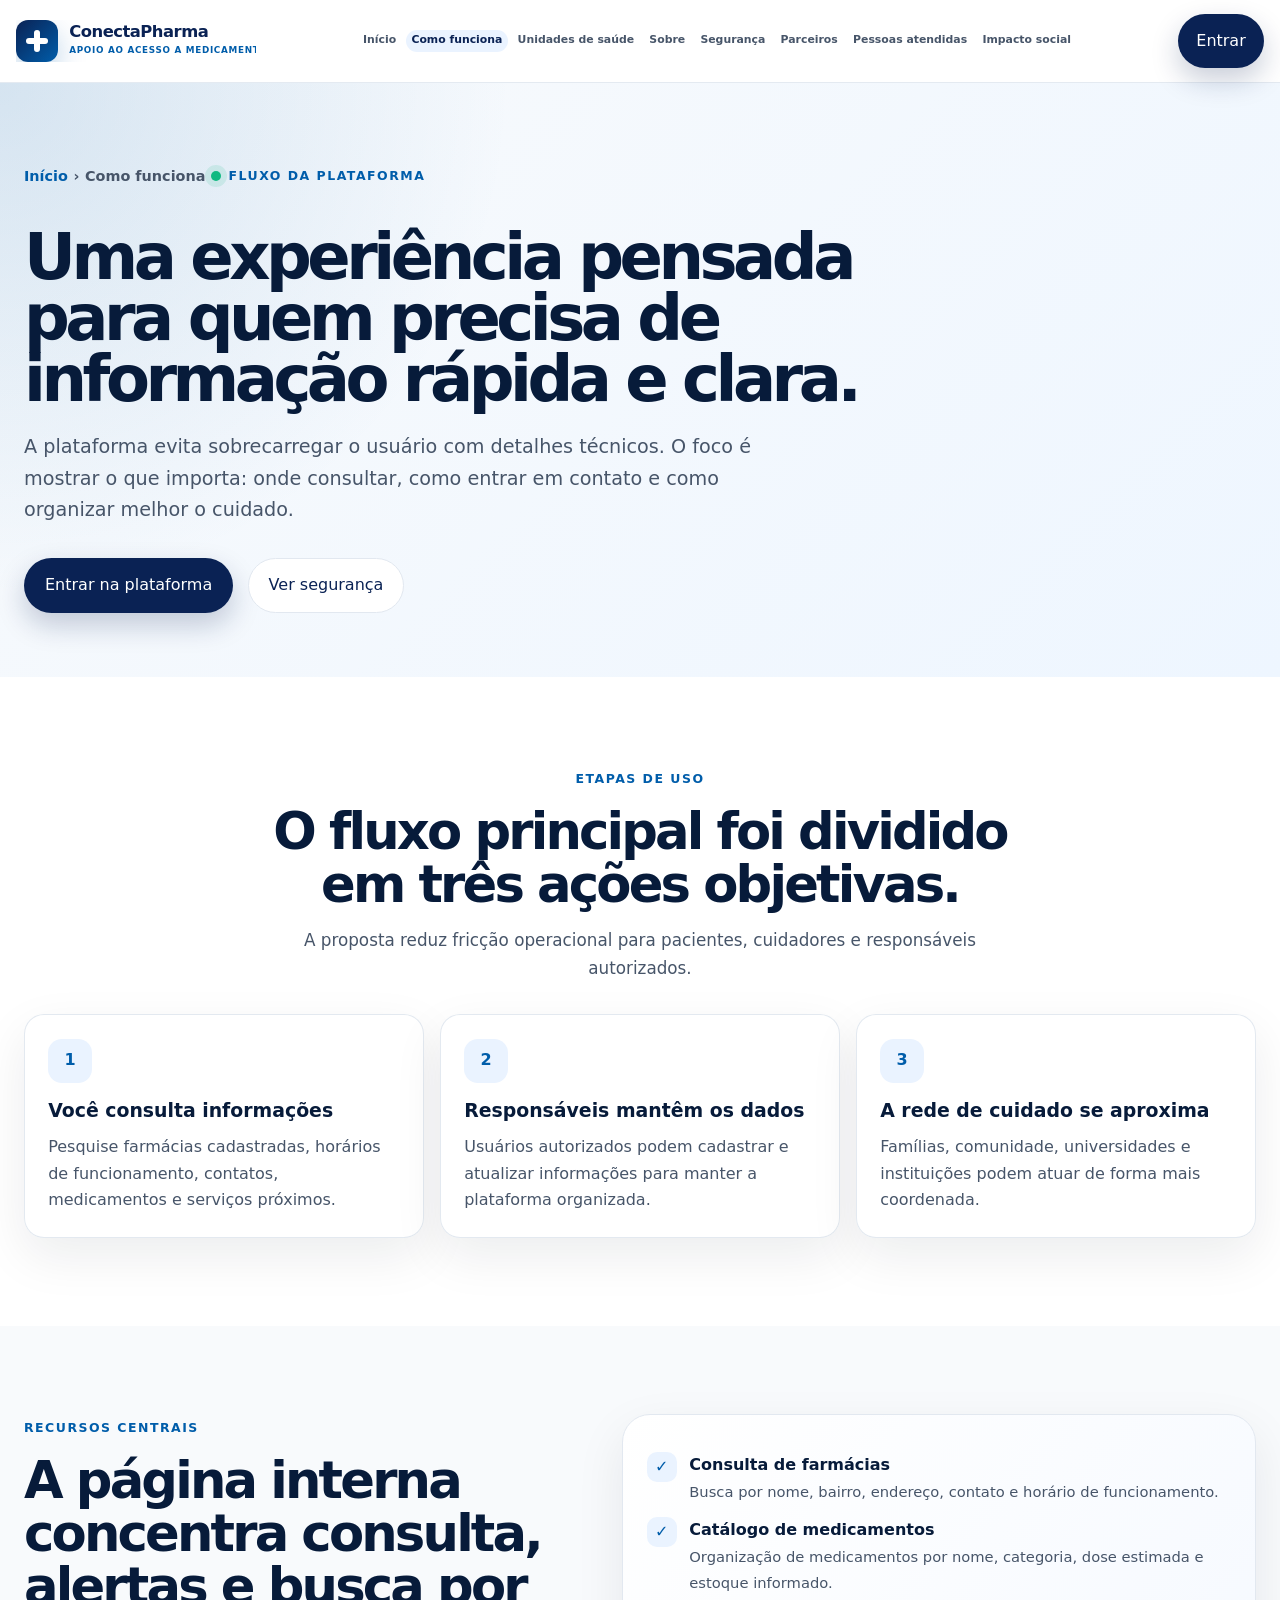
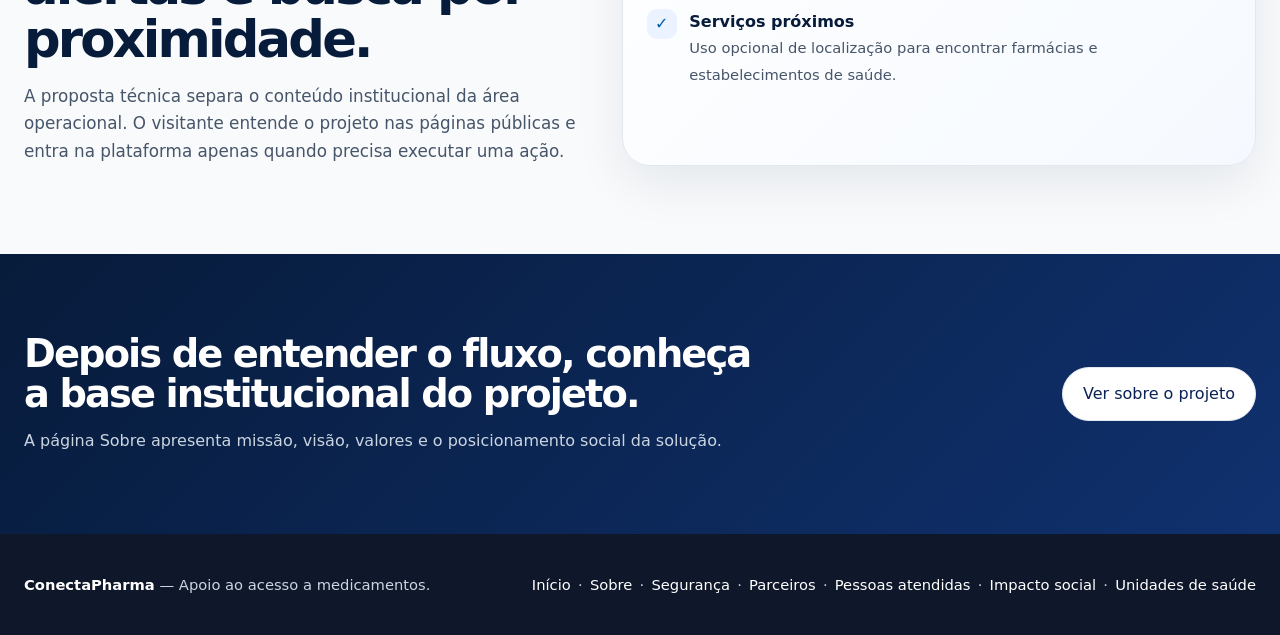
<file: Frontend/como-funciona.html>
<!DOCTYPE html>
<html lang="pt-BR">
<head>
    <meta charset="UTF-8">
    <meta name="viewport" content="width=device-width, initial-scale=1.0">
    <meta name="description" content="Como funciona o ConectaPharma: consulta de farmácias, medicamentos, serviços próximos e organização do cuidado.">
    <title>ConectaPharma | Como Funciona</title>
    <link rel="stylesheet" href="./assets/public.css">
</head>
<body>
    <header class="site-header">
        <nav class="nav-container" aria-label="Navegação principal">
            <a href="index.html" class="brand" aria-label="Página inicial do ConectaPharma">
                <span class="brand-mark" aria-hidden="true"></span>
                <span>
                    <span class="brand-title">ConectaPharma</span>
                    <span class="brand-subtitle">Apoio ao acesso a medicamentos</span>
                </span>
            </a>
            <ul class="nav-links">
                <li><a href="index.html">Início</a></li>
                <li><a href="como-funciona.html" aria-current="page">Como funciona</a></li>
                <li><a href="sobre.html">Sobre</a></li>
                <li><a href="seguranca.html">Segurança</a></li>
                <li><a href="parceiros.html">Parceiros</a></li>
                <li><a href="jornadas.html">Pessoas atendidas</a></li>
                <li><a href="impacto-social.html">Impacto social</a></li>
                <li class="nav-login-mobile"><a href="login.html">Entrar</a></li>
            </ul>
            <a class="btn btn-primary nav-cta" href="login.html">Entrar</a>
        </nav>
    </header>

    <main>
        <section class="page-hero">
            <div class="page-hero-inner">
                <div class="breadcrumb"><a href="index.html">Início</a><span>›</span><span>Como funciona</span></div>
                <span class="eyebrow"><span class="eyebrow-dot" aria-hidden="true"></span> Fluxo da plataforma</span>
                <h1 class="page-title">Uma experiência pensada para quem precisa de informação rápida e clara.</h1>
                <p class="page-lead">
                    A plataforma evita sobrecarregar o usuário com detalhes técnicos. O foco é mostrar o que importa: onde consultar, como entrar em contato e como organizar melhor o cuidado.
                </p>
                <div class="page-actions">
                    <a class="btn btn-primary" href="login.html">Entrar na plataforma</a>
                    <a class="btn btn-secondary" href="seguranca.html">Ver segurança</a>
                </div>
            </div>
        </section>

        <section class="section alt" aria-labelledby="como-title">
            <div class="section-container">
                <div class="section-header center reveal">
                    <span class="section-kicker">Etapas de uso</span>
                    <h2 class="section-title" id="como-title">O fluxo principal foi dividido em três ações objetivas.</h2>
                    <p class="section-description">A proposta reduz fricção operacional para pacientes, cuidadores e responsáveis autorizados.</p>
                </div>

                <div class="step-grid">
                    <article class="card reveal">
                        <span class="card-icon">1</span>
                        <h3>Você consulta informações</h3>
                        <p>Pesquise farmácias cadastradas, horários de funcionamento, contatos, medicamentos e serviços próximos.</p>
                    </article>
                    <article class="card reveal">
                        <span class="card-icon">2</span>
                        <h3>Responsáveis mantêm os dados</h3>
                        <p>Usuários autorizados podem cadastrar e atualizar informações para manter a plataforma organizada.</p>
                    </article>
                    <article class="card reveal">
                        <span class="card-icon">3</span>
                        <h3>A rede de cuidado se aproxima</h3>
                        <p>Famílias, comunidade, universidades e instituições podem atuar de forma mais coordenada.</p>
                    </article>
                </div>
            </div>
        </section>

        <section class="section" aria-labelledby="recursos-title">
            <div class="section-container split-panel">
                <div class="section-header reveal" style="margin-bottom: 0;">
                    <span class="section-kicker">Recursos centrais</span>
                    <h2 class="section-title" id="recursos-title">A página interna concentra consulta, alertas e busca por proximidade.</h2>
                    <p class="section-description">
                        A proposta técnica separa o conteúdo institucional da área operacional. O visitante entende o projeto nas páginas públicas e entra na plataforma apenas quando precisa executar uma ação.
                    </p>
                </div>
                <div class="soft-panel reveal">
                    <div class="workflow-list">
                        <div class="workflow-item"><span class="workflow-index">✓</span><div><strong>Consulta de farmácias</strong><span>Busca por nome, bairro, endereço, contato e horário de funcionamento.</span></div></div>
                        <div class="workflow-item"><span class="workflow-index">✓</span><div><strong>Catálogo de medicamentos</strong><span>Organização de medicamentos por nome, categoria, dose estimada e estoque informado.</span></div></div>
                        <div class="workflow-item"><span class="workflow-index">✓</span><div><strong>Serviços próximos</strong><span>Uso opcional de localização para encontrar farmácias e estabelecimentos de saúde.</span></div></div>
                    </div>
                </div>
            </div>
        </section>

        <section class="cta-section" aria-labelledby="cta-title">
            <div class="cta-box">
                <div>
                    <h2 id="cta-title">Depois de entender o fluxo, conheça a base institucional do projeto.</h2>
                    <p>A página Sobre apresenta missão, visão, valores e o posicionamento social da solução.</p>
                </div>
                <a class="btn btn-secondary" href="sobre.html">Ver sobre o projeto</a>
            </div>
        </section>
    </main>

    <footer class="site-footer">
        <div class="footer-inner">
            <div><strong>ConectaPharma</strong> — Apoio ao acesso a medicamentos.</div>
            <div class="footer-links"><a href="index.html">Início</a> · <a href="sobre.html">Sobre</a> · <a href="seguranca.html">Segurança</a> · <a href="parceiros.html">Parceiros</a> · <a href="jornadas.html">Pessoas atendidas</a> · <a href="impacto-social.html">Impacto social</a></div>
        </div>
    </footer>

    <script type="module" src="./assets/public.js"></script>
</body>
</html>
</file>
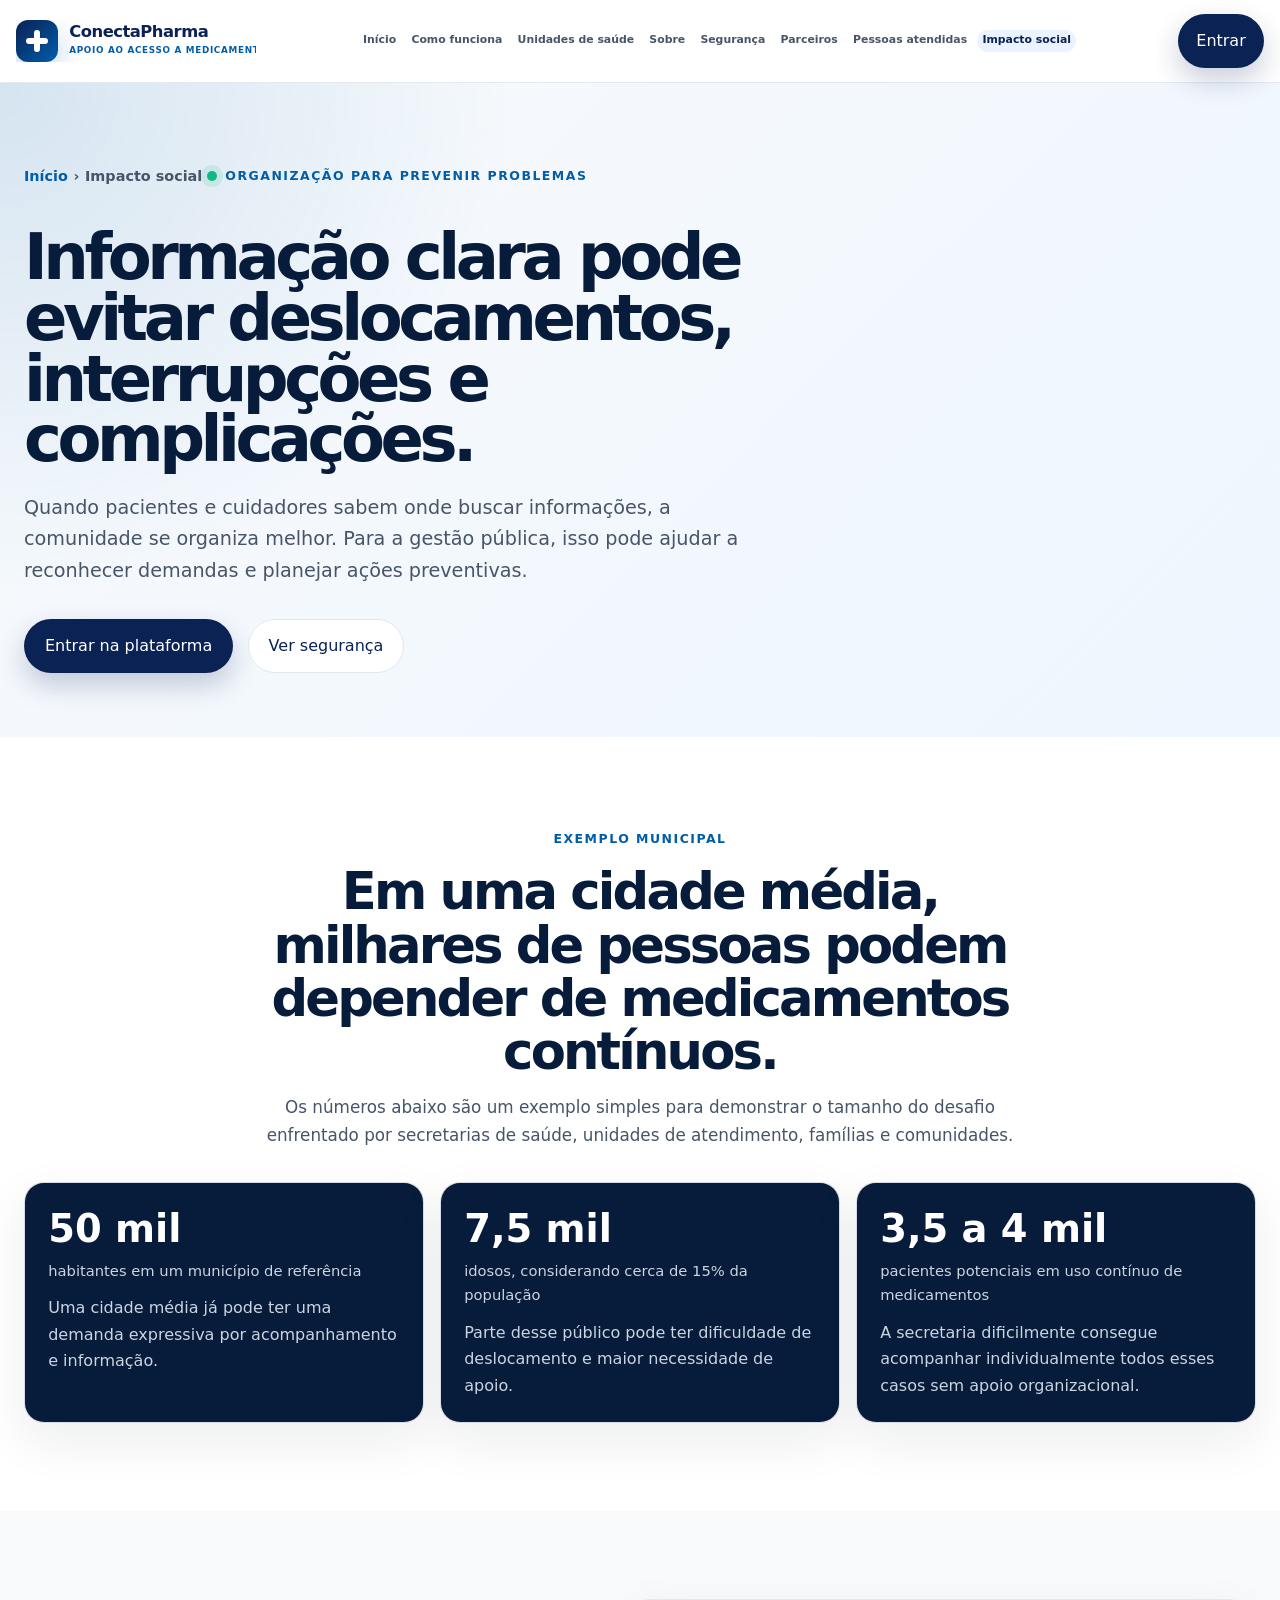
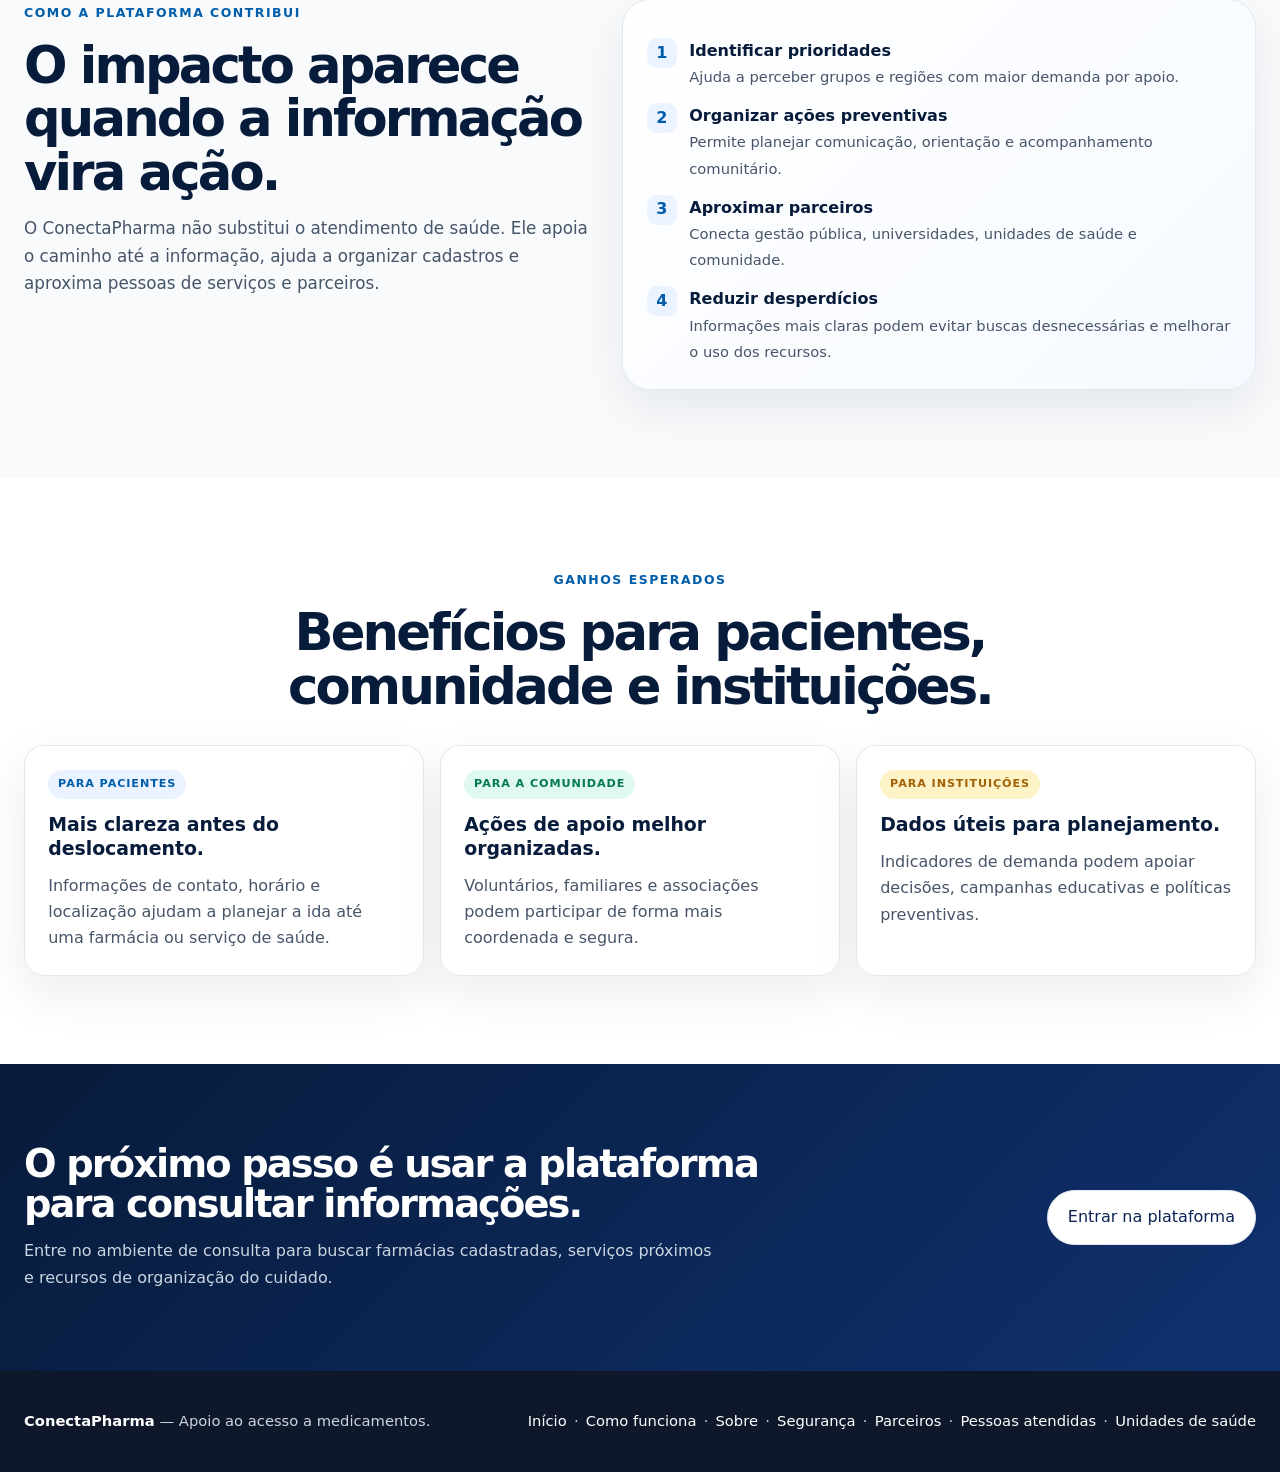
<file: Frontend/impacto-social.html>
<!DOCTYPE html>
<html lang="pt-BR">
<head>
    <meta charset="UTF-8">
    <meta name="viewport" content="width=device-width, initial-scale=1.0">
    <meta name="description" content="Impacto social do ConectaPharma para municípios, pacientes crônicos, idosos e redes de cuidado comunitário.">
    <title>ConectaPharma | Impacto Social</title>
    <link rel="stylesheet" href="./assets/public.css">
</head>
<body>
    <header class="site-header">
        <nav class="nav-container" aria-label="Navegação principal">
            <a href="index.html" class="brand" aria-label="Página inicial do ConectaPharma">
                <span class="brand-mark" aria-hidden="true"></span>
                <span>
                    <span class="brand-title">ConectaPharma</span>
                    <span class="brand-subtitle">Apoio ao acesso a medicamentos</span>
                </span>
            </a>
            <ul class="nav-links">
                <li><a href="index.html">Início</a></li>
                <li><a href="como-funciona.html">Como funciona</a></li>
                <li><a href="sobre.html">Sobre</a></li>
                <li><a href="seguranca.html">Segurança</a></li>
                <li><a href="parceiros.html">Parceiros</a></li>
                <li><a href="jornadas.html">Pessoas atendidas</a></li>
                <li><a href="impacto-social.html" aria-current="page">Impacto social</a></li>
                <li class="nav-login-mobile"><a href="login.html">Entrar</a></li>
            </ul>
            <a class="btn btn-primary nav-cta" href="login.html">Entrar</a>
        </nav>
    </header>

    <main>
        <section class="page-hero">
            <div class="page-hero-inner">
                <div class="breadcrumb"><a href="index.html">Início</a><span>›</span><span>Impacto social</span></div>
                <span class="eyebrow"><span class="eyebrow-dot" aria-hidden="true"></span> Organização para prevenir problemas</span>
                <h1 class="page-title">Informação clara pode evitar deslocamentos, interrupções e complicações.</h1>
                <p class="page-lead">
                    Quando pacientes e cuidadores sabem onde buscar informações, a comunidade se organiza melhor. Para a gestão pública, isso pode ajudar a reconhecer demandas e planejar ações preventivas.
                </p>
                <div class="page-actions">
                    <a class="btn btn-primary" href="login.html">Entrar na plataforma</a>
                    <a class="btn btn-secondary" href="seguranca.html">Ver segurança</a>
                </div>
            </div>
        </section>

        <section class="section alt" aria-labelledby="municipio-title">
            <div class="section-container">
                <div class="section-header center reveal">
                    <span class="section-kicker">Exemplo municipal</span>
                    <h2 class="section-title" id="municipio-title">Em uma cidade média, milhares de pessoas podem depender de medicamentos contínuos.</h2>
                    <p class="section-description">
                        Os números abaixo são um exemplo simples para demonstrar o tamanho do desafio enfrentado por secretarias de saúde, unidades de atendimento, famílias e comunidades.
                    </p>
                </div>

                <div class="metric-grid">
                    <article class="metric-card reveal">
                        <strong>50 mil</strong>
                        <span>habitantes em um município de referência</span>
                        <p>Uma cidade média já pode ter uma demanda expressiva por acompanhamento e informação.</p>
                    </article>
                    <article class="metric-card reveal">
                        <strong>7,5 mil</strong>
                        <span>idosos, considerando cerca de 15% da população</span>
                        <p>Parte desse público pode ter dificuldade de deslocamento e maior necessidade de apoio.</p>
                    </article>
                    <article class="metric-card reveal">
                        <strong>3,5 a 4 mil</strong>
                        <span>pacientes potenciais em uso contínuo de medicamentos</span>
                        <p>A secretaria dificilmente consegue acompanhar individualmente todos esses casos sem apoio organizacional.</p>
                    </article>
                </div>
            </div>
        </section>

        <section class="section" aria-labelledby="resultado-title">
            <div class="section-container split-panel">
                <div class="section-header reveal" style="margin-bottom: 0;">
                    <span class="section-kicker">Como a plataforma contribui</span>
                    <h2 class="section-title" id="resultado-title">O impacto aparece quando a informação vira ação.</h2>
                    <p class="section-description">
                        O ConectaPharma não substitui o atendimento de saúde. Ele apoia o caminho até a informação, ajuda a organizar cadastros e aproxima pessoas de serviços e parceiros.
                    </p>
                </div>
                <div class="soft-panel reveal">
                    <div class="workflow-list">
                        <div class="workflow-item"><span class="workflow-index">1</span><div><strong>Identificar prioridades</strong><span>Ajuda a perceber grupos e regiões com maior demanda por apoio.</span></div></div>
                        <div class="workflow-item"><span class="workflow-index">2</span><div><strong>Organizar ações preventivas</strong><span>Permite planejar comunicação, orientação e acompanhamento comunitário.</span></div></div>
                        <div class="workflow-item"><span class="workflow-index">3</span><div><strong>Aproximar parceiros</strong><span>Conecta gestão pública, universidades, unidades de saúde e comunidade.</span></div></div>
                        <div class="workflow-item"><span class="workflow-index">4</span><div><strong>Reduzir desperdícios</strong><span>Informações mais claras podem evitar buscas desnecessárias e melhorar o uso dos recursos.</span></div></div>
                    </div>
                </div>
            </div>
        </section>

        <section class="section alt" aria-labelledby="ganhos-title">
            <div class="section-container">
                <div class="section-header center reveal">
                    <span class="section-kicker">Ganhos esperados</span>
                    <h2 class="section-title" id="ganhos-title">Benefícios para pacientes, comunidade e instituições.</h2>
                </div>
                <div class="card-grid">
                    <article class="card reveal">
                        <span class="tag">Para pacientes</span>
                        <h3>Mais clareza antes do deslocamento.</h3>
                        <p>Informações de contato, horário e localização ajudam a planejar a ida até uma farmácia ou serviço de saúde.</p>
                    </article>
                    <article class="card reveal">
                        <span class="tag green">Para a comunidade</span>
                        <h3>Ações de apoio melhor organizadas.</h3>
                        <p>Voluntários, familiares e associações podem participar de forma mais coordenada e segura.</p>
                    </article>
                    <article class="card reveal">
                        <span class="tag amber">Para instituições</span>
                        <h3>Dados úteis para planejamento.</h3>
                        <p>Indicadores de demanda podem apoiar decisões, campanhas educativas e políticas preventivas.</p>
                    </article>
                </div>
            </div>
        </section>

        <section class="cta-section" aria-labelledby="cta-title">
            <div class="cta-box">
                <div>
                    <h2 id="cta-title">O próximo passo é usar a plataforma para consultar informações.</h2>
                    <p>Entre no ambiente de consulta para buscar farmácias cadastradas, serviços próximos e recursos de organização do cuidado.</p>
                </div>
                <a class="btn btn-secondary" href="login.html">Entrar na plataforma</a>
            </div>
        </section>
    </main>

    <footer class="site-footer">
        <div class="footer-inner">
            <div><strong>ConectaPharma</strong> — Apoio ao acesso a medicamentos.</div>
            <div class="footer-links"><a href="index.html">Início</a> · <a href="como-funciona.html">Como funciona</a> · <a href="sobre.html">Sobre</a> · <a href="seguranca.html">Segurança</a> · <a href="parceiros.html">Parceiros</a> · <a href="jornadas.html">Pessoas atendidas</a></div>
        </div>
    </footer>

    <script type="module" src="./assets/public.js"></script>
</body>
</html>
</file>
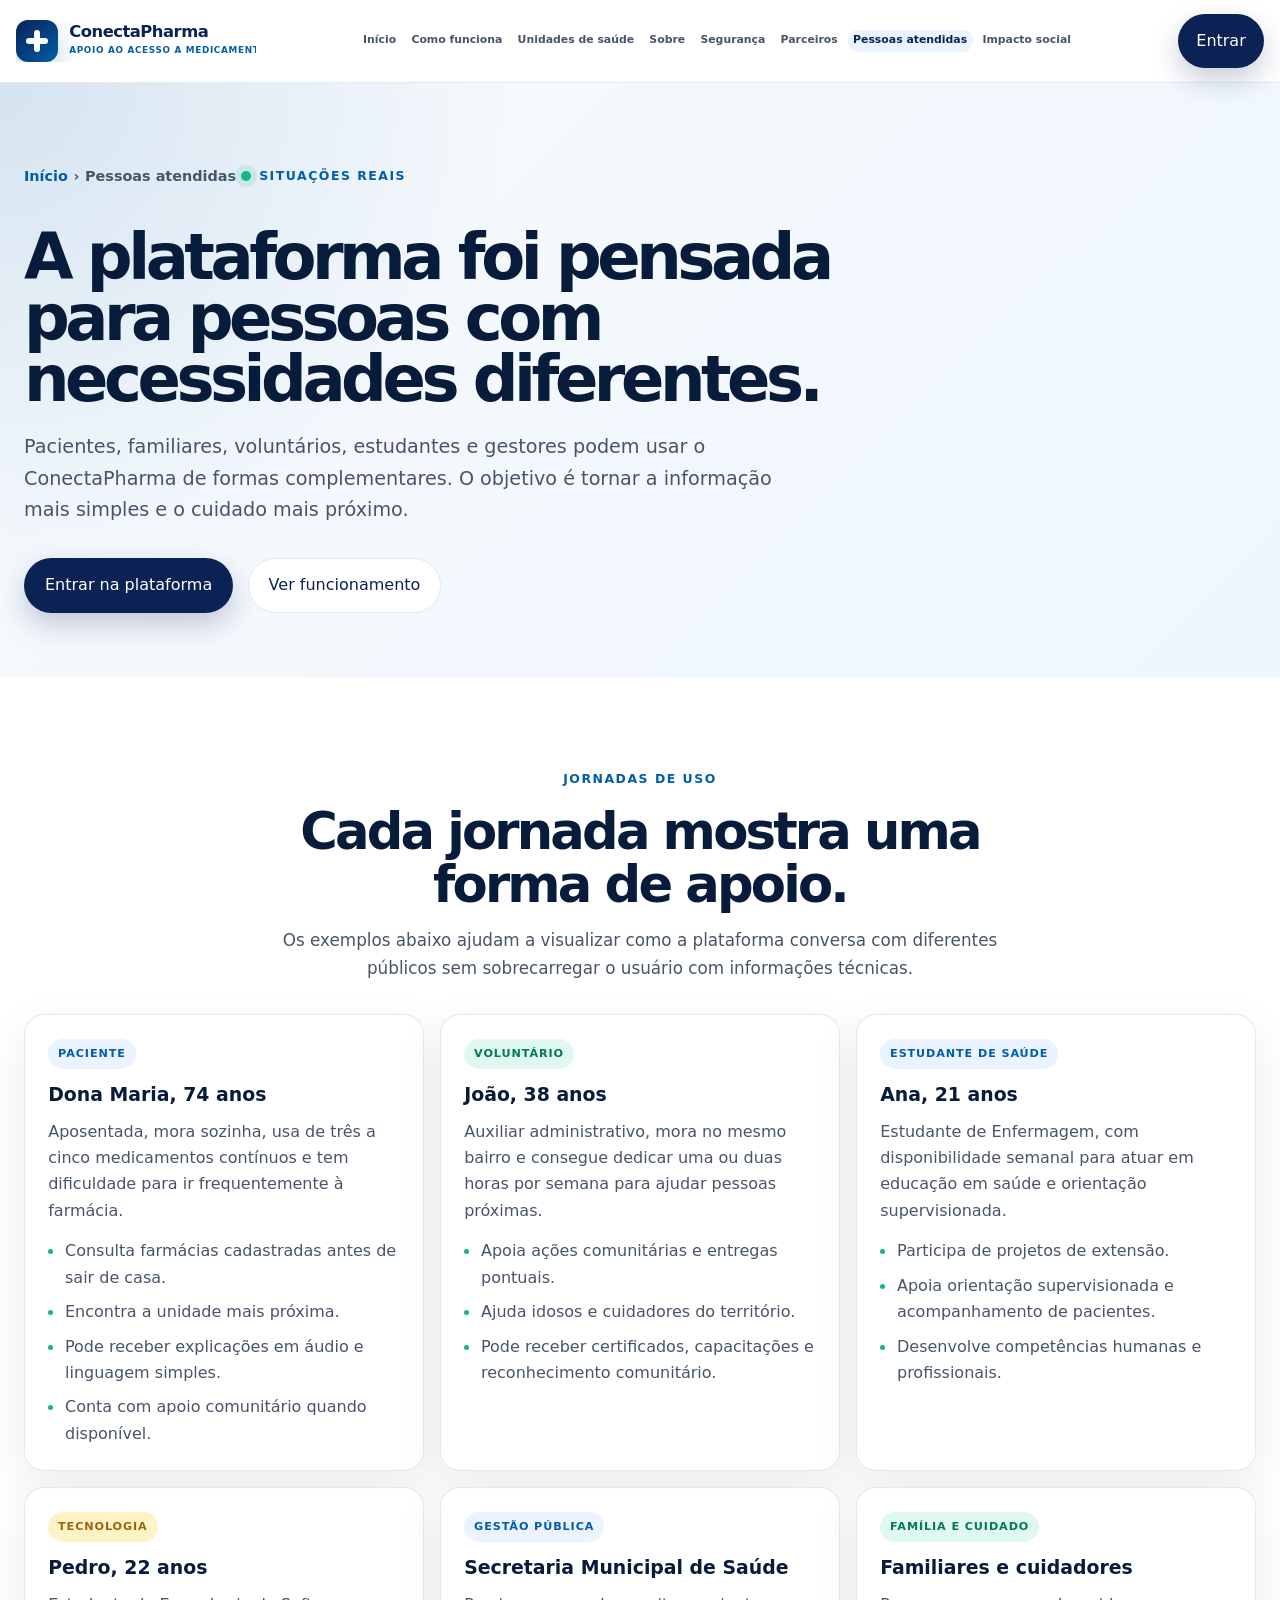
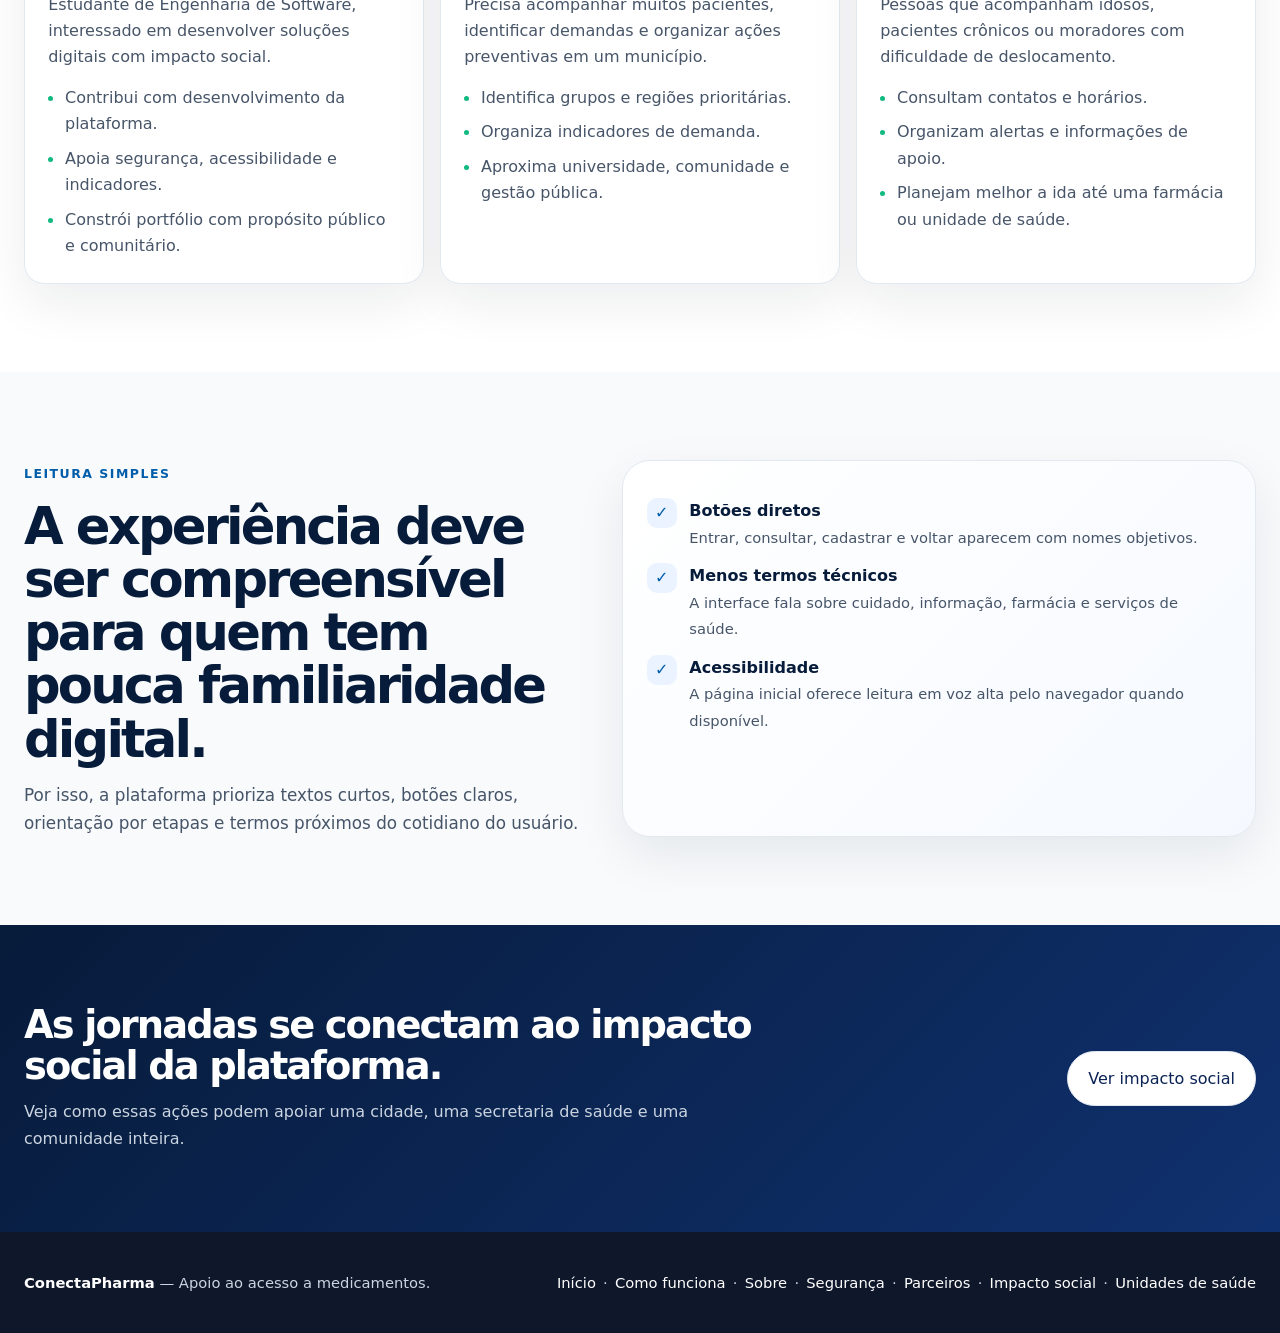
<file: Frontend/jornadas.html>
<!DOCTYPE html>
<html lang="pt-BR">
<head>
    <meta charset="UTF-8">
    <meta name="viewport" content="width=device-width, initial-scale=1.0">
    <meta name="description" content="Personas e jornadas de uso do ConectaPharma para pacientes, voluntários, estudantes e gestão pública.">
    <title>ConectaPharma | Pessoas Atendidas</title>
    <link rel="stylesheet" href="./assets/public.css">
</head>
<body>
    <header class="site-header">
        <nav class="nav-container" aria-label="Navegação principal">
            <a href="index.html" class="brand" aria-label="Página inicial do ConectaPharma">
                <span class="brand-mark" aria-hidden="true"></span>
                <span>
                    <span class="brand-title">ConectaPharma</span>
                    <span class="brand-subtitle">Apoio ao acesso a medicamentos</span>
                </span>
            </a>
            <ul class="nav-links">
                <li><a href="index.html">Início</a></li>
                <li><a href="como-funciona.html">Como funciona</a></li>
                <li><a href="sobre.html">Sobre</a></li>
                <li><a href="seguranca.html">Segurança</a></li>
                <li><a href="parceiros.html">Parceiros</a></li>
                <li><a href="jornadas.html" aria-current="page">Pessoas atendidas</a></li>
                <li><a href="impacto-social.html">Impacto social</a></li>
                <li class="nav-login-mobile"><a href="login.html">Entrar</a></li>
            </ul>
            <a class="btn btn-primary nav-cta" href="login.html">Entrar</a>
        </nav>
    </header>

    <main>
        <section class="page-hero">
            <div class="page-hero-inner">
                <div class="breadcrumb"><a href="index.html">Início</a><span>›</span><span>Pessoas atendidas</span></div>
                <span class="eyebrow"><span class="eyebrow-dot" aria-hidden="true"></span> Situações reais</span>
                <h1 class="page-title">A plataforma foi pensada para pessoas com necessidades diferentes.</h1>
                <p class="page-lead">
                    Pacientes, familiares, voluntários, estudantes e gestores podem usar o ConectaPharma de formas complementares. O objetivo é tornar a informação mais simples e o cuidado mais próximo.
                </p>
                <div class="page-actions">
                    <a class="btn btn-primary" href="login.html">Entrar na plataforma</a>
                    <a class="btn btn-secondary" href="como-funciona.html">Ver funcionamento</a>
                </div>
            </div>
        </section>

        <section class="section alt" aria-labelledby="jornadas-title">
            <div class="section-container">
                <div class="section-header center reveal">
                    <span class="section-kicker">Jornadas de uso</span>
                    <h2 class="section-title" id="jornadas-title">Cada jornada mostra uma forma de apoio.</h2>
                    <p class="section-description">Os exemplos abaixo ajudam a visualizar como a plataforma conversa com diferentes públicos sem sobrecarregar o usuário com informações técnicas.</p>
                </div>

                <div class="persona-grid">
                    <article class="detail-card reveal">
                        <span class="tag">Paciente</span>
                        <h3>Dona Maria, 74 anos</h3>
                        <p>Aposentada, mora sozinha, usa de três a cinco medicamentos contínuos e tem dificuldade para ir frequentemente à farmácia.</p>
                        <ul class="clean-list">
                            <li>Consulta farmácias cadastradas antes de sair de casa.</li>
                            <li>Encontra a unidade mais próxima.</li>
                            <li>Pode receber explicações em áudio e linguagem simples.</li>
                            <li>Conta com apoio comunitário quando disponível.</li>
                        </ul>
                    </article>
                    <article class="detail-card reveal">
                        <span class="tag green">Voluntário</span>
                        <h3>João, 38 anos</h3>
                        <p>Auxiliar administrativo, mora no mesmo bairro e consegue dedicar uma ou duas horas por semana para ajudar pessoas próximas.</p>
                        <ul class="clean-list">
                            <li>Apoia ações comunitárias e entregas pontuais.</li>
                            <li>Ajuda idosos e cuidadores do território.</li>
                            <li>Pode receber certificados, capacitações e reconhecimento comunitário.</li>
                        </ul>
                    </article>
                    <article class="detail-card reveal">
                        <span class="tag">Estudante de saúde</span>
                        <h3>Ana, 21 anos</h3>
                        <p>Estudante de Enfermagem, com disponibilidade semanal para atuar em educação em saúde e orientação supervisionada.</p>
                        <ul class="clean-list">
                            <li>Participa de projetos de extensão.</li>
                            <li>Apoia orientação supervisionada e acompanhamento de pacientes.</li>
                            <li>Desenvolve competências humanas e profissionais.</li>
                        </ul>
                    </article>
                    <article class="detail-card reveal">
                        <span class="tag amber">Tecnologia</span>
                        <h3>Pedro, 22 anos</h3>
                        <p>Estudante de Engenharia de Software, interessado em desenvolver soluções digitais com impacto social.</p>
                        <ul class="clean-list">
                            <li>Contribui com desenvolvimento da plataforma.</li>
                            <li>Apoia segurança, acessibilidade e indicadores.</li>
                            <li>Constrói portfólio com propósito público e comunitário.</li>
                        </ul>
                    </article>
                    <article class="detail-card reveal">
                        <span class="tag">Gestão pública</span>
                        <h3>Secretaria Municipal de Saúde</h3>
                        <p>Precisa acompanhar muitos pacientes, identificar demandas e organizar ações preventivas em um município.</p>
                        <ul class="clean-list">
                            <li>Identifica grupos e regiões prioritárias.</li>
                            <li>Organiza indicadores de demanda.</li>
                            <li>Aproxima universidade, comunidade e gestão pública.</li>
                        </ul>
                    </article>
                    <article class="detail-card reveal">
                        <span class="tag green">Família e cuidado</span>
                        <h3>Familiares e cuidadores</h3>
                        <p>Pessoas que acompanham idosos, pacientes crônicos ou moradores com dificuldade de deslocamento.</p>
                        <ul class="clean-list">
                            <li>Consultam contatos e horários.</li>
                            <li>Organizam alertas e informações de apoio.</li>
                            <li>Planejam melhor a ida até uma farmácia ou unidade de saúde.</li>
                        </ul>
                    </article>
                </div>
            </div>
        </section>

        <section class="section" aria-labelledby="uso-title">
            <div class="section-container split-panel">
                <div class="section-header reveal" style="margin-bottom: 0;">
                    <span class="section-kicker">Leitura simples</span>
                    <h2 class="section-title" id="uso-title">A experiência deve ser compreensível para quem tem pouca familiaridade digital.</h2>
                    <p class="section-description">Por isso, a plataforma prioriza textos curtos, botões claros, orientação por etapas e termos próximos do cotidiano do usuário.</p>
                </div>
                <div class="soft-panel reveal">
                    <div class="workflow-list">
                        <div class="workflow-item"><span class="workflow-index">✓</span><div><strong>Botões diretos</strong><span>Entrar, consultar, cadastrar e voltar aparecem com nomes objetivos.</span></div></div>
                        <div class="workflow-item"><span class="workflow-index">✓</span><div><strong>Menos termos técnicos</strong><span>A interface fala sobre cuidado, informação, farmácia e serviços de saúde.</span></div></div>
                        <div class="workflow-item"><span class="workflow-index">✓</span><div><strong>Acessibilidade</strong><span>A página inicial oferece leitura em voz alta pelo navegador quando disponível.</span></div></div>
                    </div>
                </div>
            </div>
        </section>

        <section class="cta-section" aria-labelledby="cta-title">
            <div class="cta-box">
                <div>
                    <h2 id="cta-title">As jornadas se conectam ao impacto social da plataforma.</h2>
                    <p>Veja como essas ações podem apoiar uma cidade, uma secretaria de saúde e uma comunidade inteira.</p>
                </div>
                <a class="btn btn-secondary" href="impacto-social.html">Ver impacto social</a>
            </div>
        </section>
    </main>

    <footer class="site-footer">
        <div class="footer-inner">
            <div><strong>ConectaPharma</strong> — Apoio ao acesso a medicamentos.</div>
            <div class="footer-links"><a href="index.html">Início</a> · <a href="como-funciona.html">Como funciona</a> · <a href="sobre.html">Sobre</a> · <a href="seguranca.html">Segurança</a> · <a href="parceiros.html">Parceiros</a> · <a href="impacto-social.html">Impacto social</a></div>
        </div>
    </footer>

    <script type="module" src="./assets/public.js"></script>
</body>
</html>
</file>
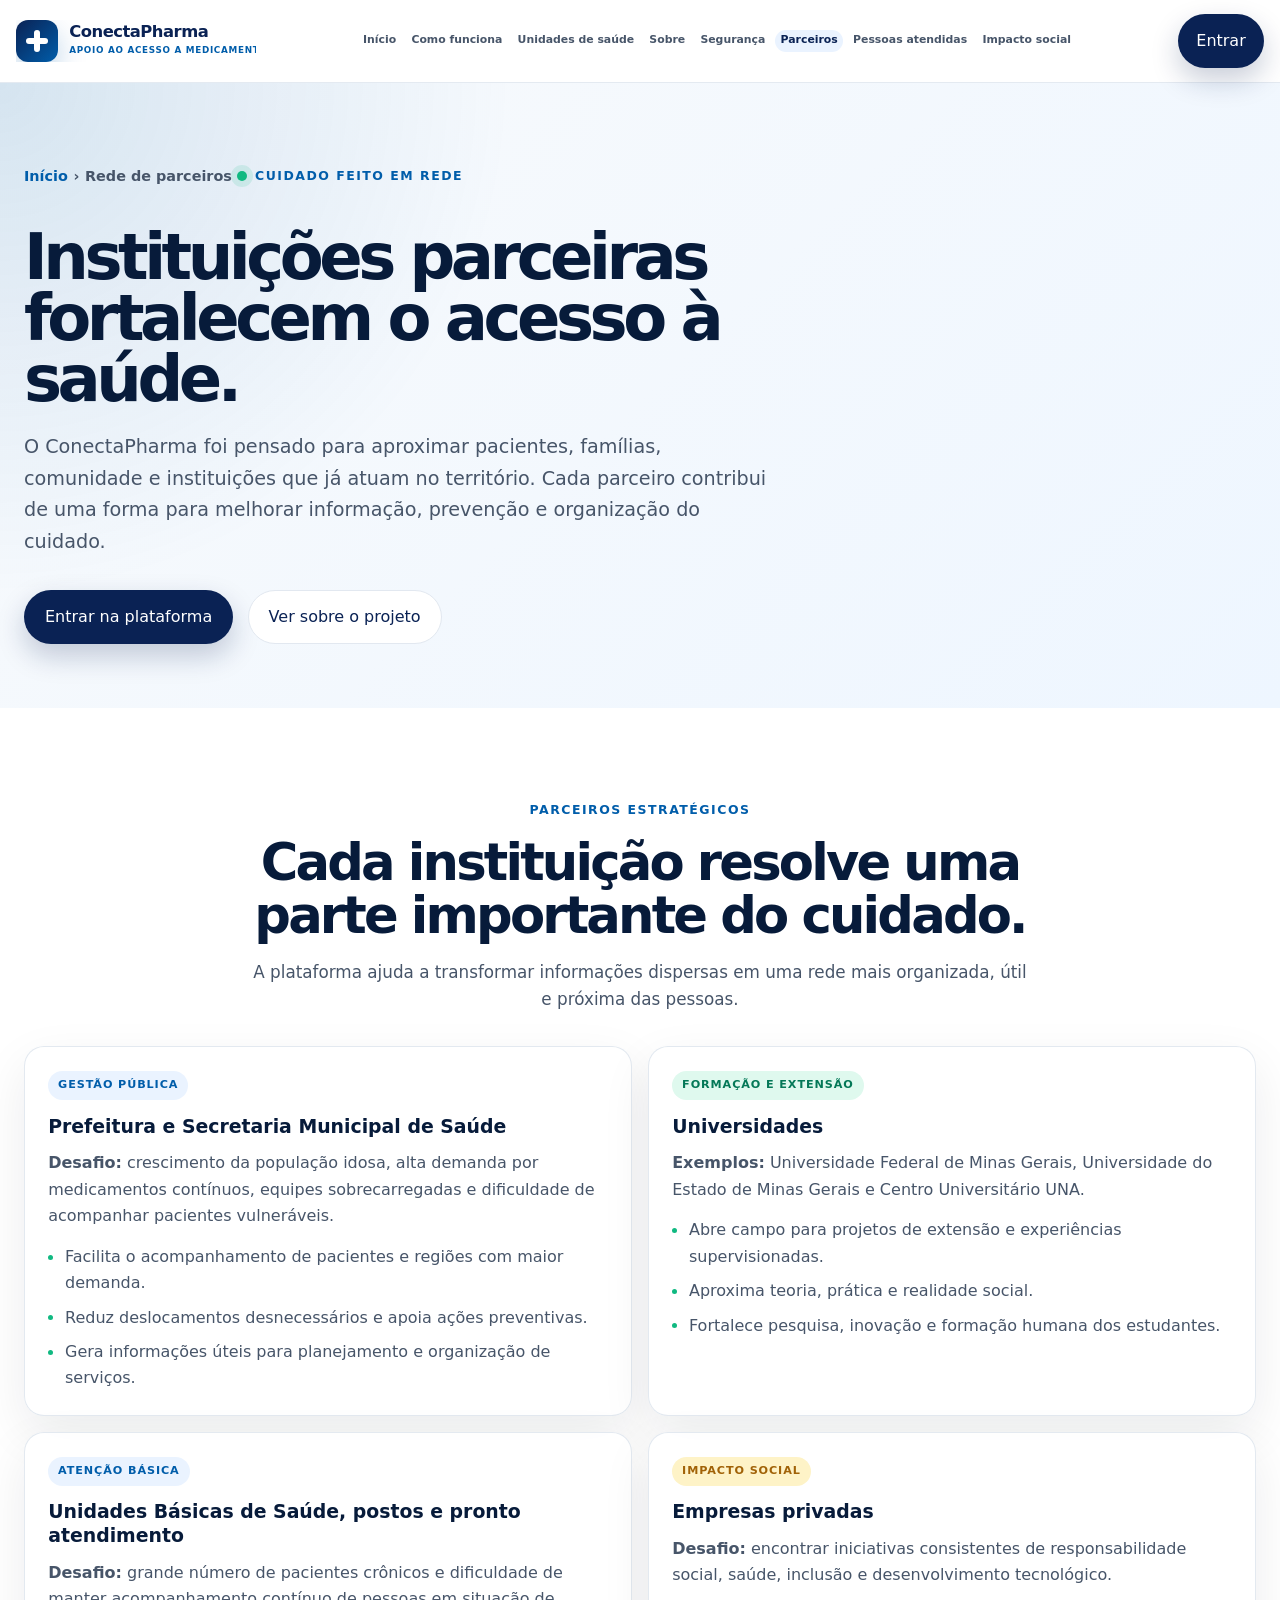
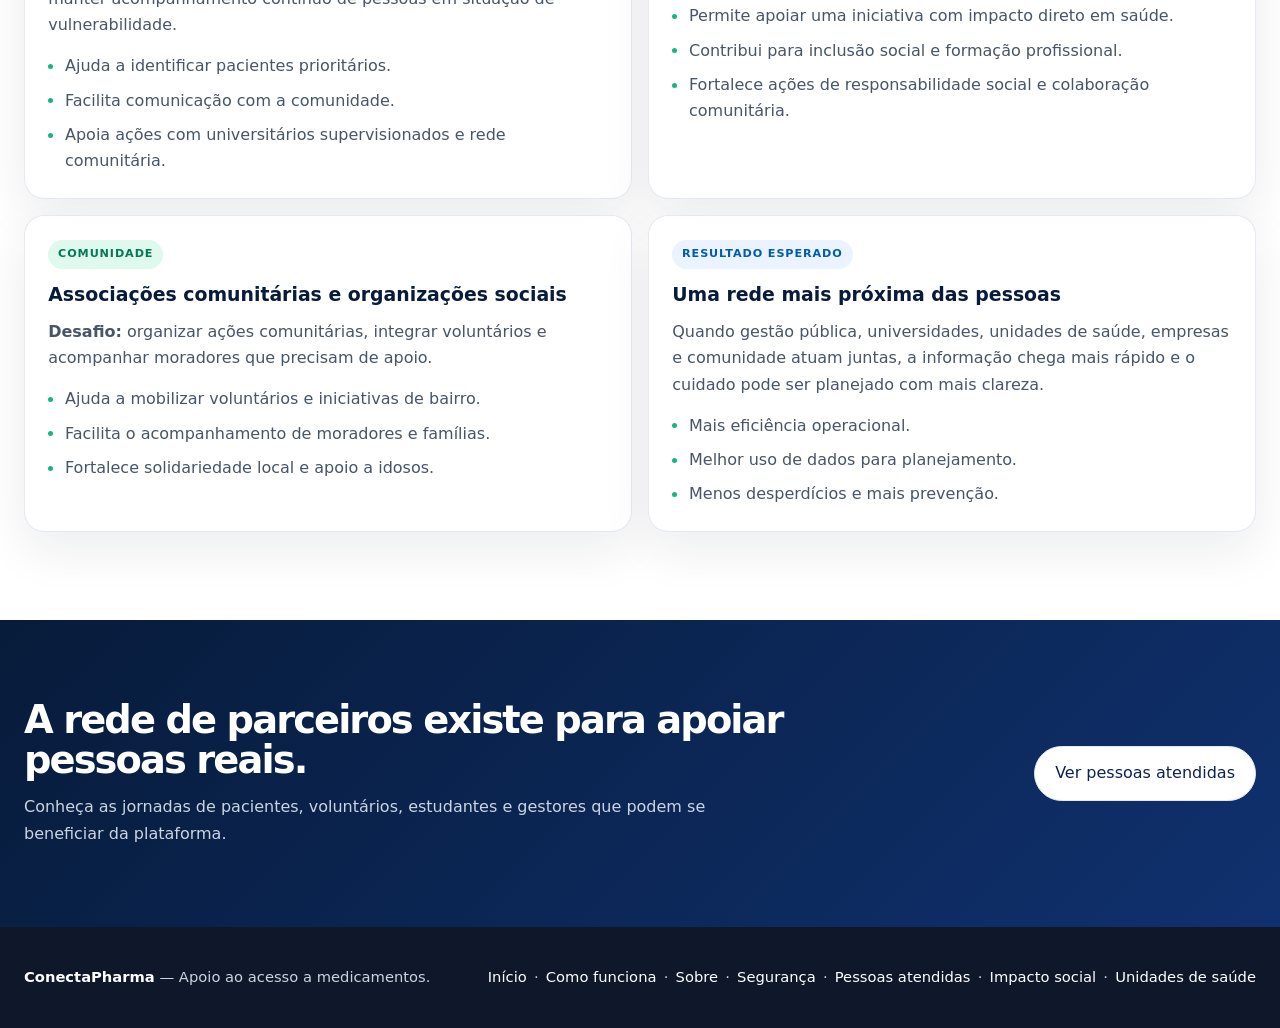
<file: Frontend/parceiros.html>
<!DOCTYPE html>
<html lang="pt-BR">
<head>
    <meta charset="UTF-8">
    <meta name="viewport" content="width=device-width, initial-scale=1.0">
    <meta name="description" content="Rede de parceiros do ConectaPharma: gestão pública, universidades, unidades de saúde, empresas e organizações comunitárias.">
    <title>ConectaPharma | Rede de Parceiros</title>
    <link rel="stylesheet" href="./assets/public.css">
</head>
<body>
    <header class="site-header">
        <nav class="nav-container" aria-label="Navegação principal">
            <a href="index.html" class="brand" aria-label="Página inicial do ConectaPharma">
                <span class="brand-mark" aria-hidden="true"></span>
                <span>
                    <span class="brand-title">ConectaPharma</span>
                    <span class="brand-subtitle">Apoio ao acesso a medicamentos</span>
                </span>
            </a>
            <ul class="nav-links">
                <li><a href="index.html">Início</a></li>
                <li><a href="como-funciona.html">Como funciona</a></li>
                <li><a href="sobre.html">Sobre</a></li>
                <li><a href="seguranca.html">Segurança</a></li>
                <li><a href="parceiros.html" aria-current="page">Parceiros</a></li>
                <li><a href="jornadas.html">Pessoas atendidas</a></li>
                <li><a href="impacto-social.html">Impacto social</a></li>
                <li class="nav-login-mobile"><a href="login.html">Entrar</a></li>
            </ul>
            <a class="btn btn-primary nav-cta" href="login.html">Entrar</a>
        </nav>
    </header>

    <main>
        <section class="page-hero">
            <div class="page-hero-inner">
                <div class="breadcrumb"><a href="index.html">Início</a><span>›</span><span>Rede de parceiros</span></div>
                <span class="eyebrow"><span class="eyebrow-dot" aria-hidden="true"></span> Cuidado feito em rede</span>
                <h1 class="page-title">Instituições parceiras fortalecem o acesso à saúde.</h1>
                <p class="page-lead">
                    O ConectaPharma foi pensado para aproximar pacientes, famílias, comunidade e instituições que já atuam no território. Cada parceiro contribui de uma forma para melhorar informação, prevenção e organização do cuidado.
                </p>
                <div class="page-actions">
                    <a class="btn btn-primary" href="login.html">Entrar na plataforma</a>
                    <a class="btn btn-secondary" href="sobre.html">Ver sobre o projeto</a>
                </div>
            </div>
        </section>

        <section class="section alt" aria-labelledby="parceiros-title">
            <div class="section-container">
                <div class="section-header center reveal">
                    <span class="section-kicker">Parceiros estratégicos</span>
                    <h2 class="section-title" id="parceiros-title">Cada instituição resolve uma parte importante do cuidado.</h2>
                    <p class="section-description">A plataforma ajuda a transformar informações dispersas em uma rede mais organizada, útil e próxima das pessoas.</p>
                </div>

                <div class="partner-grid">
                    <article class="detail-card reveal">
                        <span class="tag">Gestão pública</span>
                        <h3>Prefeitura e Secretaria Municipal de Saúde</h3>
                        <p><strong>Desafio:</strong> crescimento da população idosa, alta demanda por medicamentos contínuos, equipes sobrecarregadas e dificuldade de acompanhar pacientes vulneráveis.</p>
                        <ul class="clean-list">
                            <li>Facilita o acompanhamento de pacientes e regiões com maior demanda.</li>
                            <li>Reduz deslocamentos desnecessários e apoia ações preventivas.</li>
                            <li>Gera informações úteis para planejamento e organização de serviços.</li>
                        </ul>
                    </article>

                    <article class="detail-card reveal">
                        <span class="tag green">Formação e extensão</span>
                        <h3>Universidades</h3>
                        <p><strong>Exemplos:</strong> Universidade Federal de Minas Gerais, Universidade do Estado de Minas Gerais e Centro Universitário UNA.</p>
                        <ul class="clean-list">
                            <li>Abre campo para projetos de extensão e experiências supervisionadas.</li>
                            <li>Aproxima teoria, prática e realidade social.</li>
                            <li>Fortalece pesquisa, inovação e formação humana dos estudantes.</li>
                        </ul>
                    </article>

                    <article class="detail-card reveal">
                        <span class="tag">Atenção básica</span>
                        <h3>Unidades Básicas de Saúde, postos e pronto atendimento</h3>
                        <p><strong>Desafio:</strong> grande número de pacientes crônicos e dificuldade de manter acompanhamento contínuo de pessoas em situação de vulnerabilidade.</p>
                        <ul class="clean-list">
                            <li>Ajuda a identificar pacientes prioritários.</li>
                            <li>Facilita comunicação com a comunidade.</li>
                            <li>Apoia ações com universitários supervisionados e rede comunitária.</li>
                        </ul>
                    </article>

                    <article class="detail-card reveal">
                        <span class="tag amber">Impacto social</span>
                        <h3>Empresas privadas</h3>
                        <p><strong>Desafio:</strong> encontrar iniciativas consistentes de responsabilidade social, saúde, inclusão e desenvolvimento tecnológico.</p>
                        <ul class="clean-list">
                            <li>Permite apoiar uma iniciativa com impacto direto em saúde.</li>
                            <li>Contribui para inclusão social e formação profissional.</li>
                            <li>Fortalece ações de responsabilidade social e colaboração comunitária.</li>
                        </ul>
                    </article>

                    <article class="detail-card reveal">
                        <span class="tag green">Comunidade</span>
                        <h3>Associações comunitárias e organizações sociais</h3>
                        <p><strong>Desafio:</strong> organizar ações comunitárias, integrar voluntários e acompanhar moradores que precisam de apoio.</p>
                        <ul class="clean-list">
                            <li>Ajuda a mobilizar voluntários e iniciativas de bairro.</li>
                            <li>Facilita o acompanhamento de moradores e famílias.</li>
                            <li>Fortalece solidariedade local e apoio a idosos.</li>
                        </ul>
                    </article>

                    <article class="detail-card reveal">
                        <span class="tag">Resultado esperado</span>
                        <h3>Uma rede mais próxima das pessoas</h3>
                        <p>Quando gestão pública, universidades, unidades de saúde, empresas e comunidade atuam juntas, a informação chega mais rápido e o cuidado pode ser planejado com mais clareza.</p>
                        <ul class="clean-list">
                            <li>Mais eficiência operacional.</li>
                            <li>Melhor uso de dados para planejamento.</li>
                            <li>Menos desperdícios e mais prevenção.</li>
                        </ul>
                    </article>
                </div>
            </div>
        </section>

        <section class="cta-section" aria-labelledby="cta-title">
            <div class="cta-box">
                <div>
                    <h2 id="cta-title">A rede de parceiros existe para apoiar pessoas reais.</h2>
                    <p>Conheça as jornadas de pacientes, voluntários, estudantes e gestores que podem se beneficiar da plataforma.</p>
                </div>
                <a class="btn btn-secondary" href="jornadas.html">Ver pessoas atendidas</a>
            </div>
        </section>
    </main>

    <footer class="site-footer">
        <div class="footer-inner">
            <div><strong>ConectaPharma</strong> — Apoio ao acesso a medicamentos.</div>
            <div class="footer-links"><a href="index.html">Início</a> · <a href="como-funciona.html">Como funciona</a> · <a href="sobre.html">Sobre</a> · <a href="seguranca.html">Segurança</a> · <a href="jornadas.html">Pessoas atendidas</a> · <a href="impacto-social.html">Impacto social</a></div>
        </div>
    </footer>

    <script type="module" src="./assets/public.js"></script>
</body>
</html>
</file>
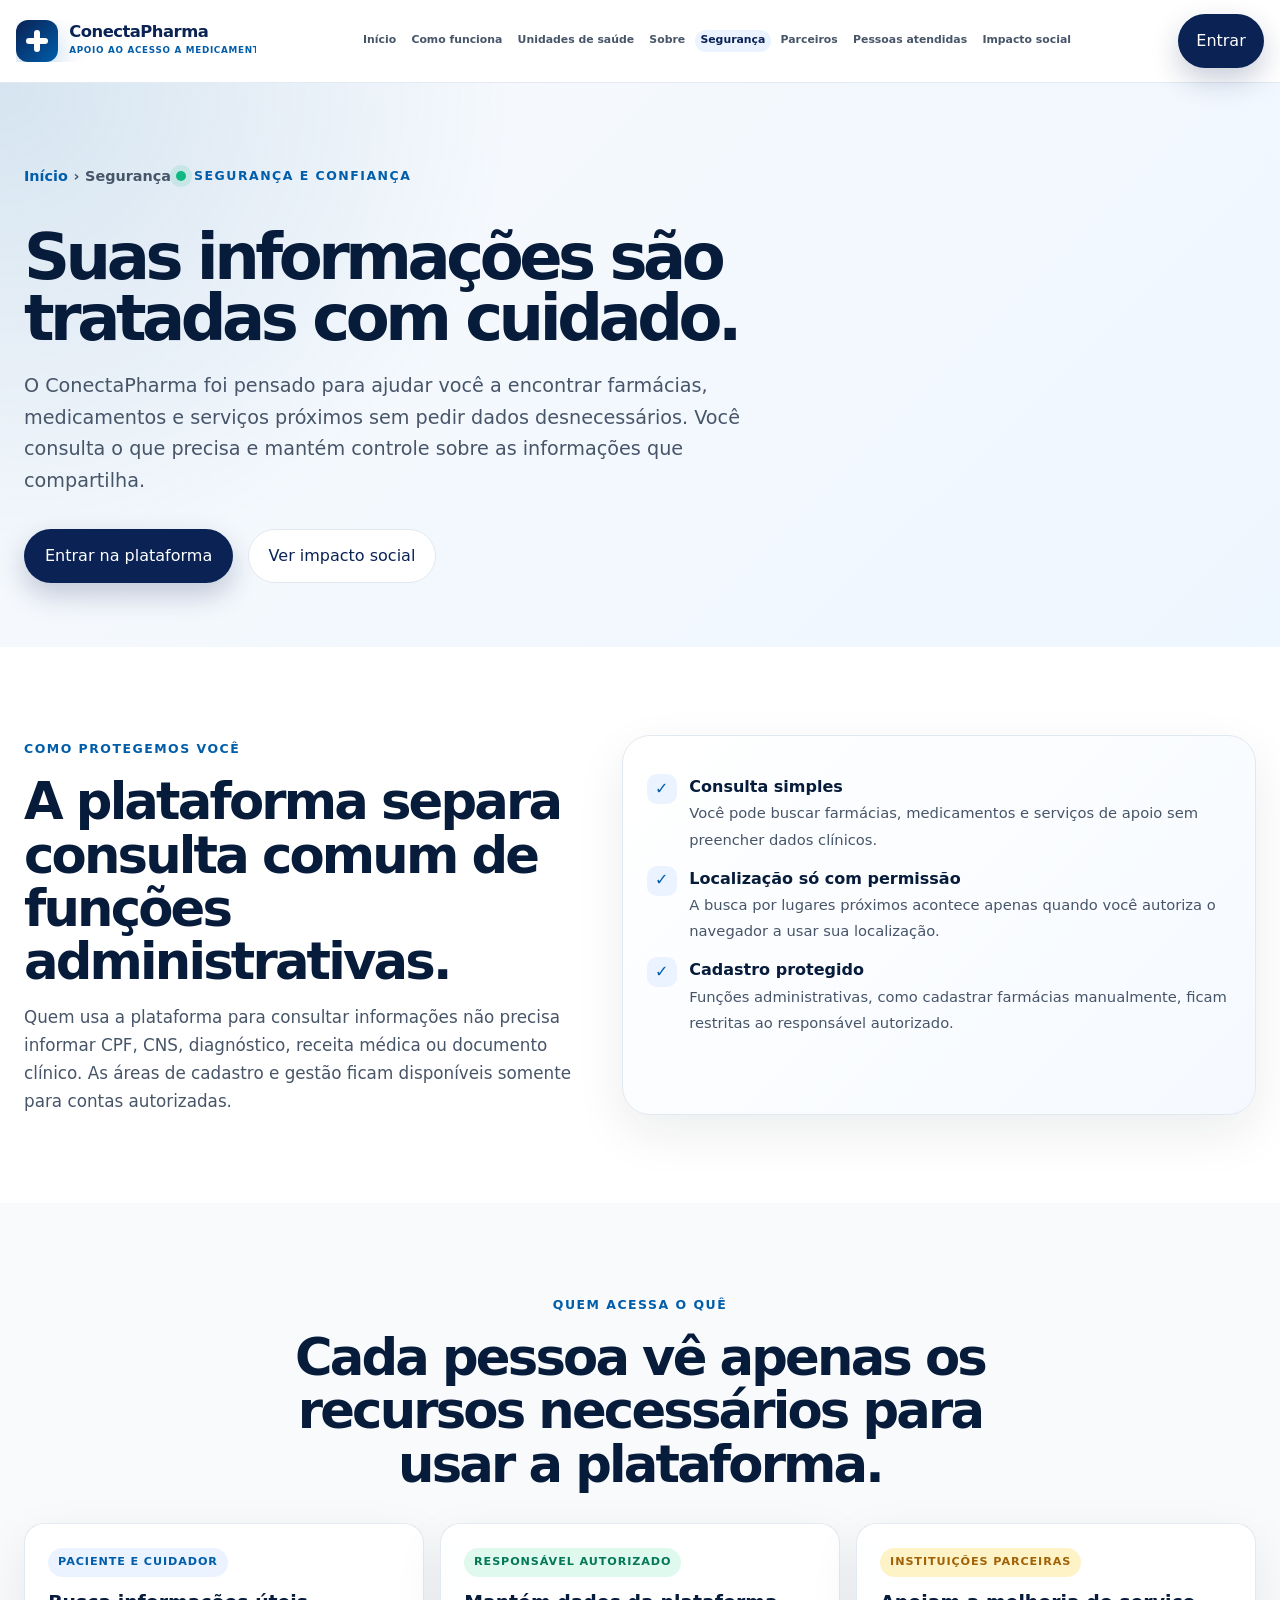
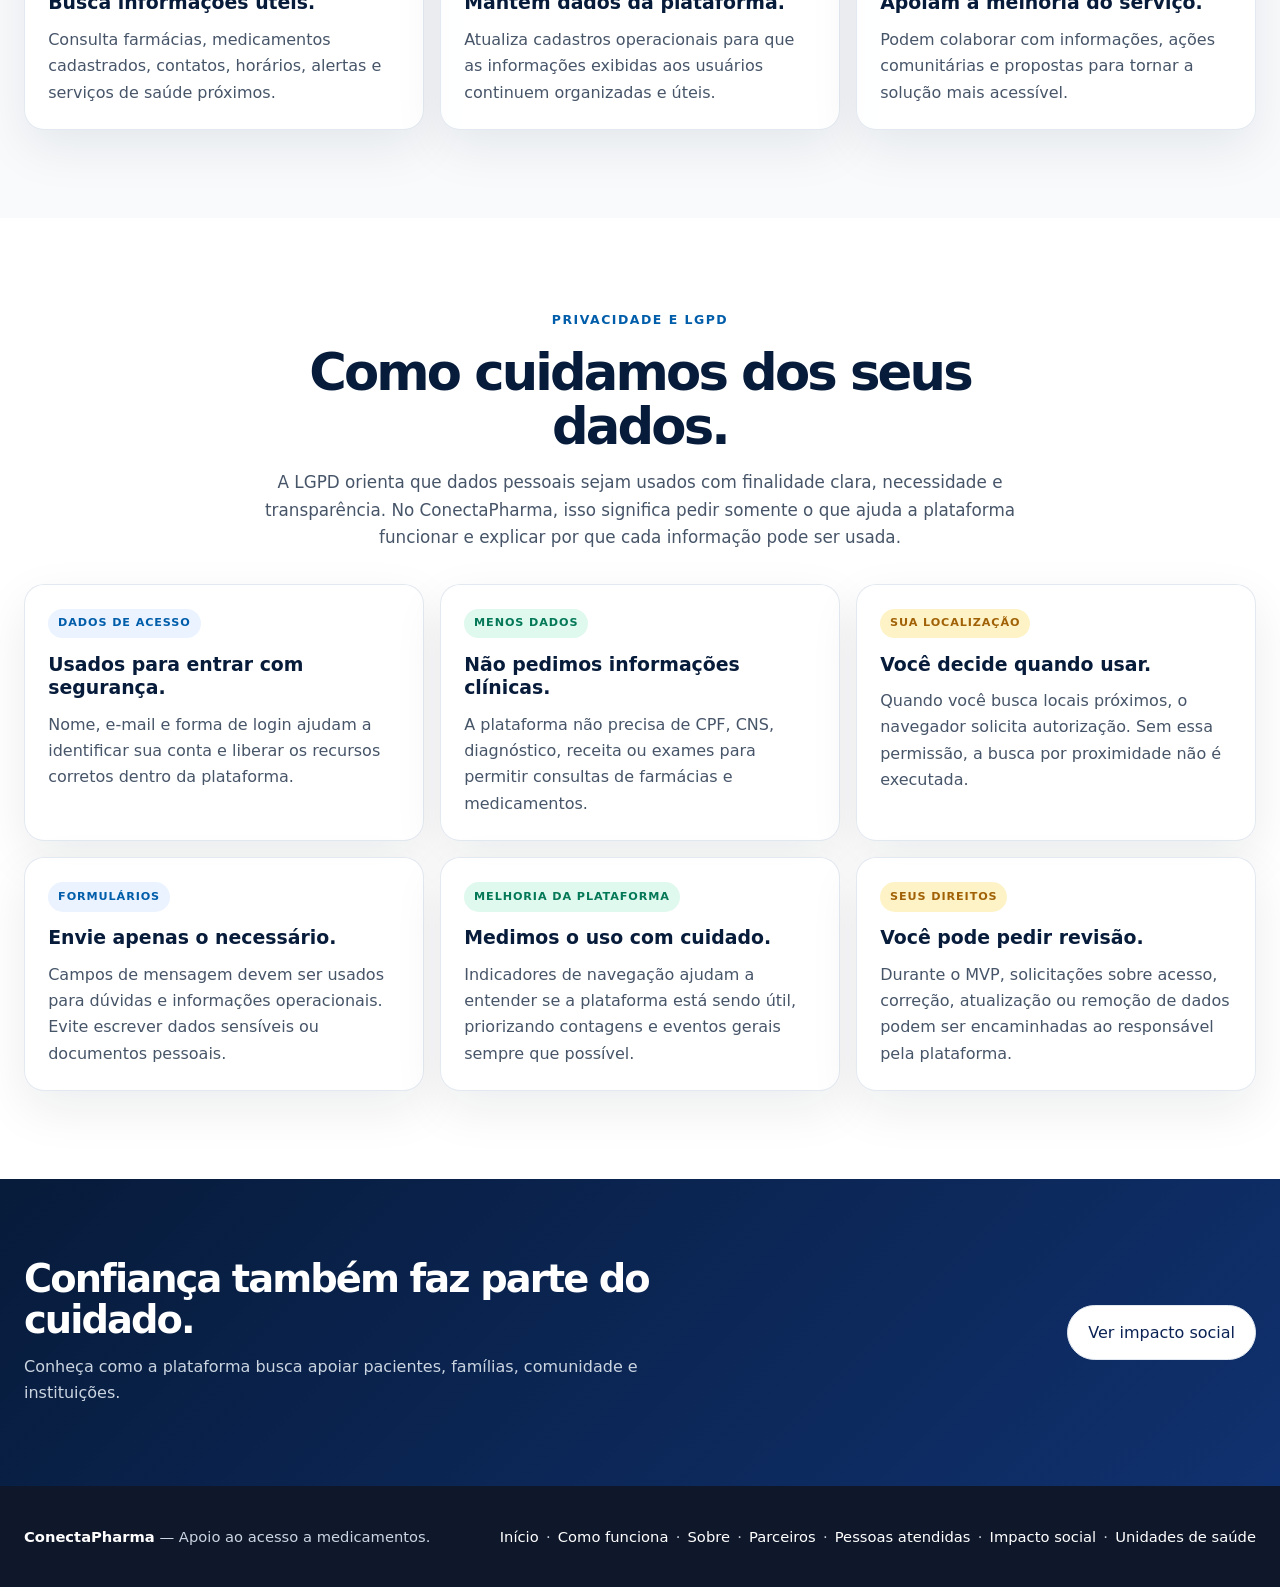
<file: Frontend/seguranca.html>
<!DOCTYPE html>
<html lang="pt-BR">
<head>
    <meta charset="UTF-8">
    <meta name="viewport" content="width=device-width, initial-scale=1.0">
    <meta name="description" content="Entenda como o ConectaPharma protege suas informações, usa localização apenas com permissão e limita o acesso às áreas administrativas.">
    <title>ConectaPharma | Segurança e Confiança</title>
    <link rel="stylesheet" href="./assets/public.css">
</head>
<body>
    <header class="site-header">
        <nav class="nav-container" aria-label="Navegação principal">
            <a href="index.html" class="brand" aria-label="Página inicial do ConectaPharma">
                <span class="brand-mark" aria-hidden="true"></span>
                <span>
                    <span class="brand-title">ConectaPharma</span>
                    <span class="brand-subtitle">Apoio ao acesso a medicamentos</span>
                </span>
            </a>
            <ul class="nav-links">
                <li><a href="index.html">Início</a></li>
                <li><a href="como-funciona.html">Como funciona</a></li>
                <li><a href="sobre.html">Sobre</a></li>
                <li><a href="seguranca.html" aria-current="page">Segurança</a></li>
                <li><a href="parceiros.html">Parceiros</a></li>
                <li><a href="jornadas.html">Pessoas atendidas</a></li>
                <li><a href="impacto-social.html">Impacto social</a></li>
                <li class="nav-login-mobile"><a href="login.html">Entrar</a></li>
            </ul>
            <a class="btn btn-primary nav-cta" href="login.html">Entrar</a>
        </nav>
    </header>

    <main>
        <section class="page-hero">
            <div class="page-hero-inner">
                <div class="breadcrumb"><a href="index.html">Início</a><span>›</span><span>Segurança</span></div>
                <span class="eyebrow"><span class="eyebrow-dot" aria-hidden="true"></span> Segurança e confiança</span>
                <h1 class="page-title">Suas informações são tratadas com cuidado.</h1>
                <p class="page-lead">
                    O ConectaPharma foi pensado para ajudar você a encontrar farmácias, medicamentos e serviços próximos sem pedir dados desnecessários. Você consulta o que precisa e mantém controle sobre as informações que compartilha.
                </p>
                <div class="page-actions">
                    <a class="btn btn-primary" href="login.html">Entrar na plataforma</a>
                    <a class="btn btn-secondary" href="impacto-social.html">Ver impacto social</a>
                </div>
            </div>
        </section>

        <section class="section alt" aria-labelledby="seguranca-title">
            <div class="section-container split-panel">
                <div class="section-header reveal" style="margin-bottom: 0;">
                    <span class="section-kicker">Como protegemos você</span>
                    <h2 class="section-title" id="seguranca-title">A plataforma separa consulta comum de funções administrativas.</h2>
                    <p class="section-description">
                        Quem usa a plataforma para consultar informações não precisa informar CPF, CNS, diagnóstico, receita médica ou documento clínico. As áreas de cadastro e gestão ficam disponíveis somente para contas autorizadas.
                    </p>
                </div>
                <div class="soft-panel reveal">
                    <div class="workflow-list">
                        <div class="workflow-item"><span class="workflow-index">✓</span><div><strong>Consulta simples</strong><span>Você pode buscar farmácias, medicamentos e serviços de apoio sem preencher dados clínicos.</span></div></div>
                        <div class="workflow-item"><span class="workflow-index">✓</span><div><strong>Localização só com permissão</strong><span>A busca por lugares próximos acontece apenas quando você autoriza o navegador a usar sua localização.</span></div></div>
                        <div class="workflow-item"><span class="workflow-index">✓</span><div><strong>Cadastro protegido</strong><span>Funções administrativas, como cadastrar farmácias manualmente, ficam restritas ao responsável autorizado.</span></div></div>
                    </div>
                </div>
            </div>
        </section>

        <section class="section" aria-labelledby="perfis-title">
            <div class="section-container">
                <div class="section-header center reveal">
                    <span class="section-kicker">Quem acessa o quê</span>
                    <h2 class="section-title" id="perfis-title">Cada pessoa vê apenas os recursos necessários para usar a plataforma.</h2>
                </div>
                <div class="card-grid">
                    <article class="card reveal">
                        <span class="tag">Paciente e cuidador</span>
                        <h3>Busca informações úteis.</h3>
                        <p>Consulta farmácias, medicamentos cadastrados, contatos, horários, alertas e serviços de saúde próximos.</p>
                    </article>
                    <article class="card reveal">
                        <span class="tag green">Responsável autorizado</span>
                        <h3>Mantém dados da plataforma.</h3>
                        <p>Atualiza cadastros operacionais para que as informações exibidas aos usuários continuem organizadas e úteis.</p>
                    </article>
                    <article class="card reveal">
                        <span class="tag amber">Instituições parceiras</span>
                        <h3>Apoiam a melhoria do serviço.</h3>
                        <p>Podem colaborar com informações, ações comunitárias e propostas para tornar a solução mais acessível.</p>
                    </article>
                </div>
            </div>
        </section>

        <section class="section alt" aria-labelledby="lgpd-title">
            <div class="section-container">
                <div class="section-header center reveal">
                    <span class="section-kicker">Privacidade e LGPD</span>
                    <h2 class="section-title" id="lgpd-title">Como cuidamos dos seus dados.</h2>
                    <p class="section-description">
                        A LGPD orienta que dados pessoais sejam usados com finalidade clara, necessidade e transparência. No ConectaPharma, isso significa pedir somente o que ajuda a plataforma funcionar e explicar por que cada informação pode ser usada.
                    </p>
                </div>
                <div class="card-grid">
                    <article class="card reveal">
                        <span class="tag">Dados de acesso</span>
                        <h3>Usados para entrar com segurança.</h3>
                        <p>Nome, e-mail e forma de login ajudam a identificar sua conta e liberar os recursos corretos dentro da plataforma.</p>
                    </article>
                    <article class="card reveal">
                        <span class="tag green">Menos dados</span>
                        <h3>Não pedimos informações clínicas.</h3>
                        <p>A plataforma não precisa de CPF, CNS, diagnóstico, receita ou exames para permitir consultas de farmácias e medicamentos.</p>
                    </article>
                    <article class="card reveal">
                        <span class="tag amber">Sua localização</span>
                        <h3>Você decide quando usar.</h3>
                        <p>Quando você busca locais próximos, o navegador solicita autorização. Sem essa permissão, a busca por proximidade não é executada.</p>
                    </article>
                    <article class="card reveal">
                        <span class="tag">Formulários</span>
                        <h3>Envie apenas o necessário.</h3>
                        <p>Campos de mensagem devem ser usados para dúvidas e informações operacionais. Evite escrever dados sensíveis ou documentos pessoais.</p>
                    </article>
                    <article class="card reveal">
                        <span class="tag green">Melhoria da plataforma</span>
                        <h3>Medimos o uso com cuidado.</h3>
                        <p>Indicadores de navegação ajudam a entender se a plataforma está sendo útil, priorizando contagens e eventos gerais sempre que possível.</p>
                    </article>
                    <article class="card reveal">
                        <span class="tag amber">Seus direitos</span>
                        <h3>Você pode pedir revisão.</h3>
                        <p>Durante o MVP, solicitações sobre acesso, correção, atualização ou remoção de dados podem ser encaminhadas ao responsável pela plataforma.</p>
                    </article>
                </div>
            </div>
        </section>

        <section class="cta-section" aria-labelledby="cta-title">
            <div class="cta-box">
                <div>
                    <h2 id="cta-title">Confiança também faz parte do cuidado.</h2>
                    <p>Conheça como a plataforma busca apoiar pacientes, famílias, comunidade e instituições.</p>
                </div>
                <a class="btn btn-secondary" href="impacto-social.html">Ver impacto social</a>
            </div>
        </section>
    </main>

    <footer class="site-footer">
        <div class="footer-inner">
            <div><strong>ConectaPharma</strong> — Apoio ao acesso a medicamentos.</div>
            <div class="footer-links"><a href="index.html">Início</a> · <a href="como-funciona.html">Como funciona</a> · <a href="sobre.html">Sobre</a> · <a href="parceiros.html">Parceiros</a> · <a href="jornadas.html">Pessoas atendidas</a> · <a href="impacto-social.html">Impacto social</a></div>
        </div>
    </footer>

    <script type="module" src="./assets/public.js"></script>
</body>
</html>
</file>
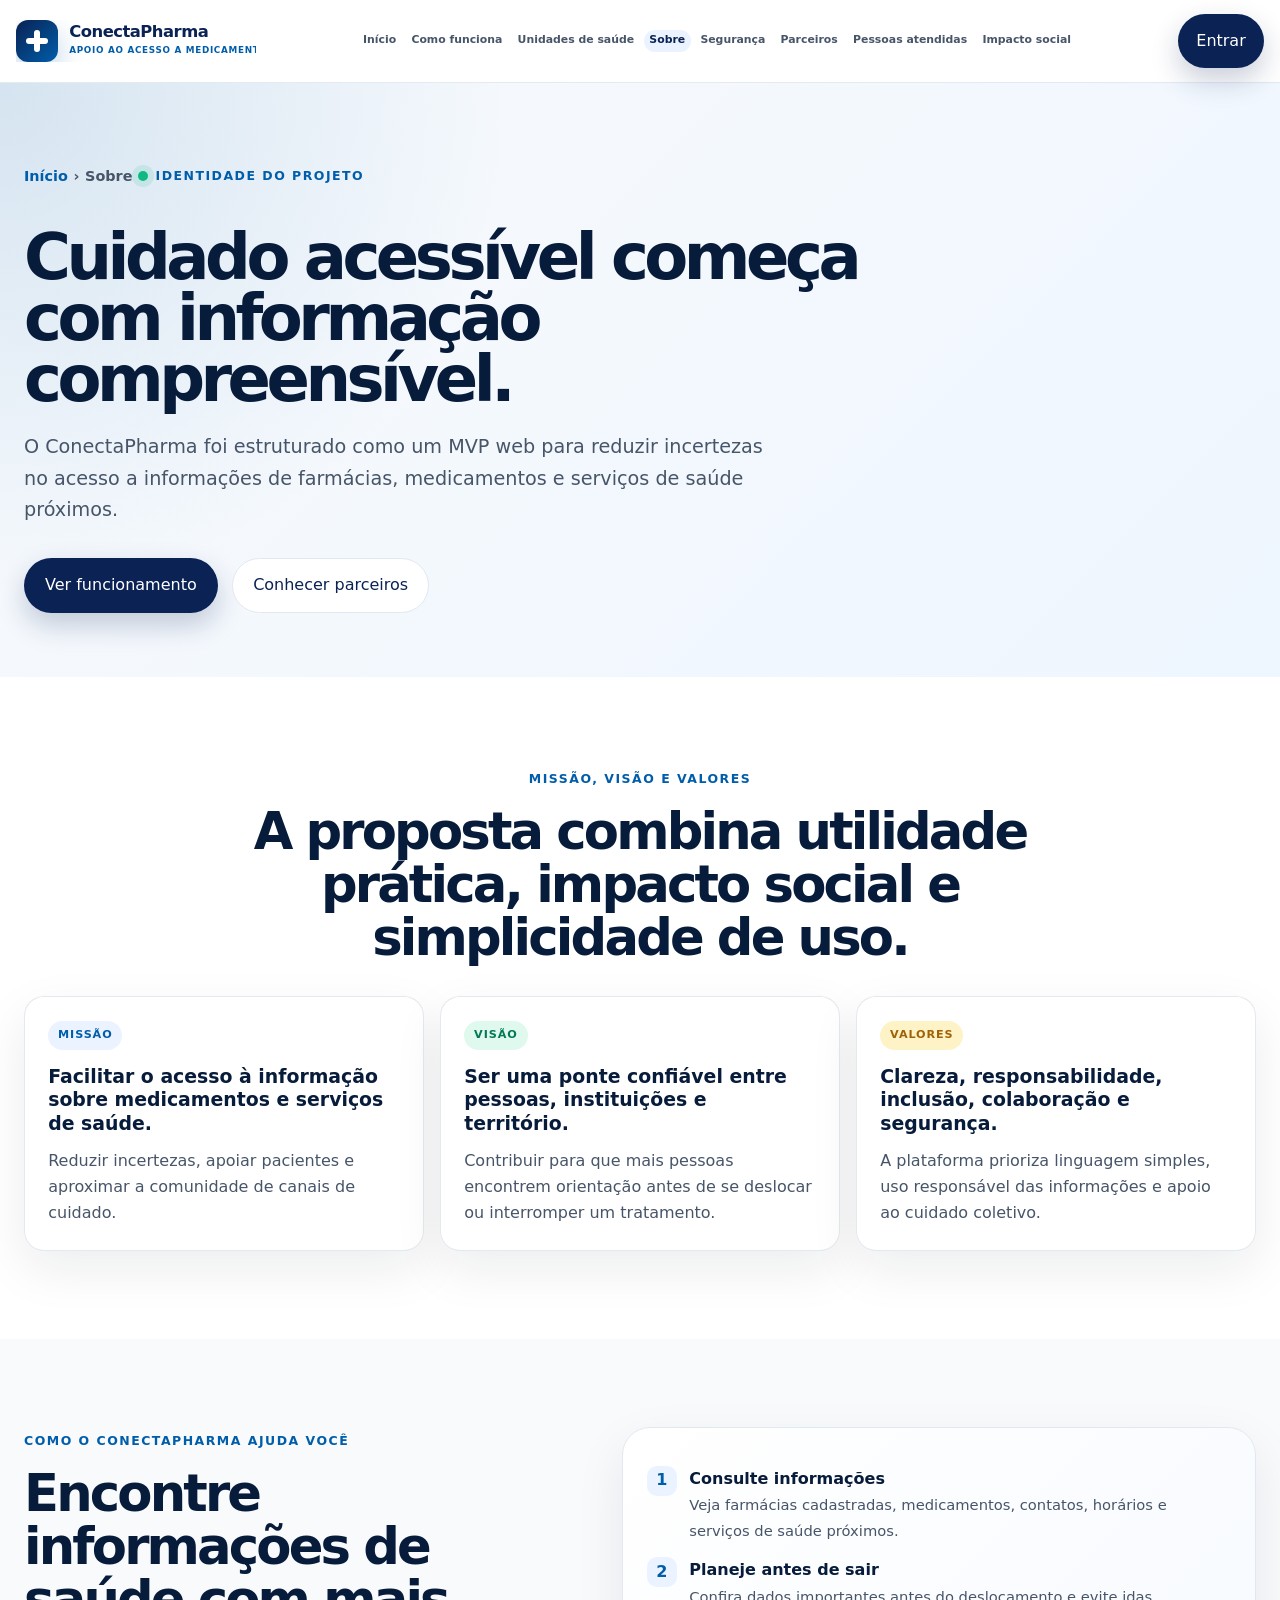
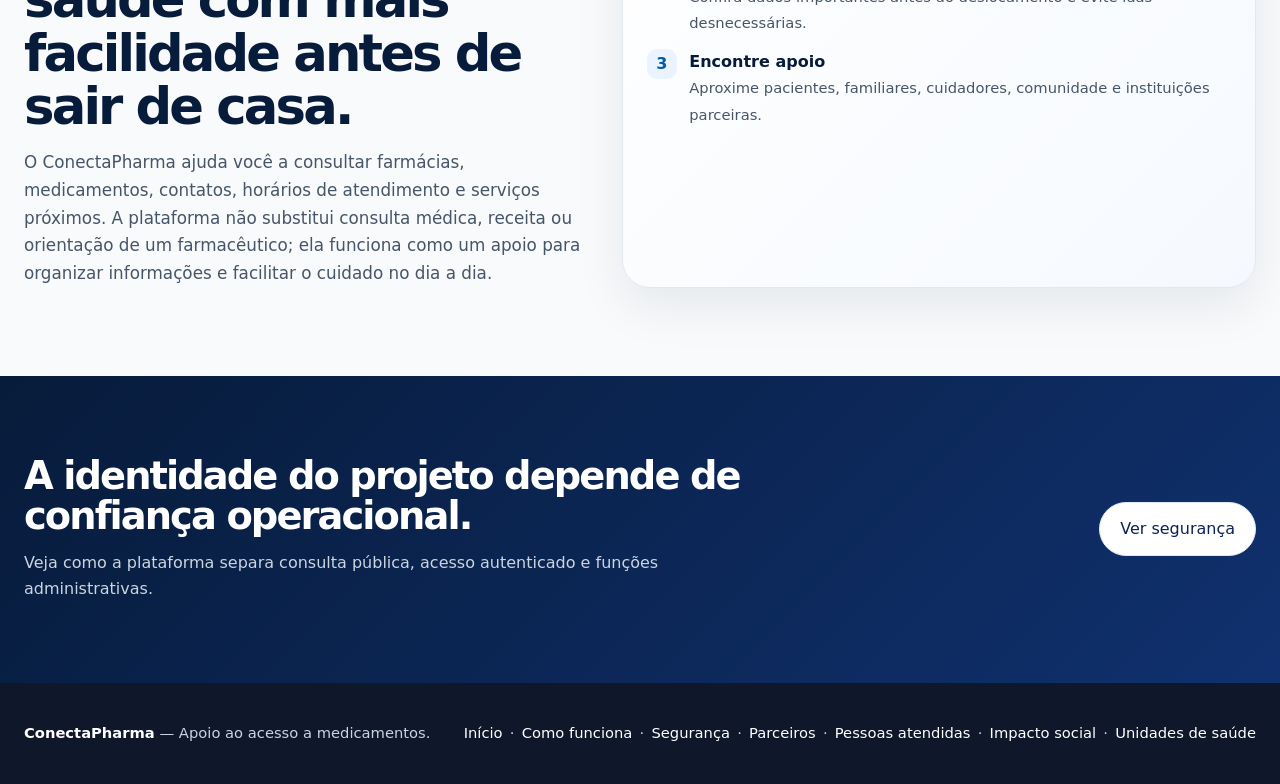
<file: Frontend/sobre.html>
<!DOCTYPE html>
<html lang="pt-BR">
<head>
    <meta charset="UTF-8">
    <meta name="viewport" content="width=device-width, initial-scale=1.0">
    <meta name="description" content="Sobre o ConectaPharma: missão, visão, valores e posicionamento institucional do MVP.">
    <title>ConectaPharma | Sobre o Projeto</title>
    <link rel="stylesheet" href="./assets/public.css">
</head>
<body>
    <header class="site-header">
        <nav class="nav-container" aria-label="Navegação principal">
            <a href="index.html" class="brand" aria-label="Página inicial do ConectaPharma">
                <span class="brand-mark" aria-hidden="true"></span>
                <span>
                    <span class="brand-title">ConectaPharma</span>
                    <span class="brand-subtitle">Apoio ao acesso a medicamentos</span>
                </span>
            </a>
            <ul class="nav-links">
                <li><a href="index.html">Início</a></li>
                <li><a href="como-funciona.html">Como funciona</a></li>
                <li><a href="sobre.html" aria-current="page">Sobre</a></li>
                <li><a href="seguranca.html">Segurança</a></li>
                <li><a href="parceiros.html">Parceiros</a></li>
                <li><a href="jornadas.html">Pessoas atendidas</a></li>
                <li><a href="impacto-social.html">Impacto social</a></li>
                <li class="nav-login-mobile"><a href="login.html">Entrar</a></li>
            </ul>
            <a class="btn btn-primary nav-cta" href="login.html">Entrar</a>
        </nav>
    </header>

    <main>
        <section class="page-hero">
            <div class="page-hero-inner">
                <div class="breadcrumb"><a href="index.html">Início</a><span>›</span><span>Sobre</span></div>
                <span class="eyebrow"><span class="eyebrow-dot" aria-hidden="true"></span> Identidade do projeto</span>
                <h1 class="page-title">Cuidado acessível começa com informação compreensível.</h1>
                <p class="page-lead">
                    O ConectaPharma foi estruturado como um MVP web para reduzir incertezas no acesso a informações de farmácias, medicamentos e serviços de saúde próximos.
                </p>
                <div class="page-actions">
                    <a class="btn btn-primary" href="como-funciona.html">Ver funcionamento</a>
                    <a class="btn btn-secondary" href="parceiros.html">Conhecer parceiros</a>
                </div>
            </div>
        </section>

        <section class="section alt" aria-labelledby="missao-title">
            <div class="section-container">
                <div class="section-header center reveal">
                    <span class="section-kicker">Missão, visão e valores</span>
                    <h2 class="section-title" id="missao-title">A proposta combina utilidade prática, impacto social e simplicidade de uso.</h2>
                </div>
                <div class="card-grid">
                    <article class="card reveal">
                        <span class="tag">Missão</span>
                        <h3>Facilitar o acesso à informação sobre medicamentos e serviços de saúde.</h3>
                        <p>Reduzir incertezas, apoiar pacientes e aproximar a comunidade de canais de cuidado.</p>
                    </article>
                    <article class="card reveal">
                        <span class="tag green">Visão</span>
                        <h3>Ser uma ponte confiável entre pessoas, instituições e território.</h3>
                        <p>Contribuir para que mais pessoas encontrem orientação antes de se deslocar ou interromper um tratamento.</p>
                    </article>
                    <article class="card reveal">
                        <span class="tag amber">Valores</span>
                        <h3>Clareza, responsabilidade, inclusão, colaboração e segurança.</h3>
                        <p>A plataforma prioriza linguagem simples, uso responsável das informações e apoio ao cuidado coletivo.</p>
                    </article>
                </div>
            </div>
        </section>

        <section class="section" aria-labelledby="posicionamento-title">
            <div class="section-container split-panel">
                <div class="section-header reveal" style="margin-bottom: 0;">
                    <span class="section-kicker">Como o ConectaPharma ajuda você</span>
                    <h2 class="section-title" id="posicionamento-title">Encontre informações de saúde com mais facilidade antes de sair de casa.</h2>
                    <p class="section-description">
                        O ConectaPharma ajuda você a consultar farmácias, medicamentos, contatos, horários de atendimento e serviços próximos. A plataforma não substitui consulta médica, receita ou orientação de um farmacêutico; ela funciona como um apoio para organizar informações e facilitar o cuidado no dia a dia.
                    </p>
                </div>
                <div class="soft-panel reveal">
                    <div class="workflow-list">
                        <div class="workflow-item"><span class="workflow-index">1</span><div><strong>Consulte informações</strong><span>Veja farmácias cadastradas, medicamentos, contatos, horários e serviços de saúde próximos.</span></div></div>
                        <div class="workflow-item"><span class="workflow-index">2</span><div><strong>Planeje antes de sair</strong><span>Confira dados importantes antes do deslocamento e evite idas desnecessárias.</span></div></div>
                        <div class="workflow-item"><span class="workflow-index">3</span><div><strong>Encontre apoio</strong><span>Aproxime pacientes, familiares, cuidadores, comunidade e instituições parceiras.</span></div></div>
                    </div>
                </div>
            </div>
        </section>

        <section class="cta-section" aria-labelledby="cta-title">
            <div class="cta-box">
                <div>
                    <h2 id="cta-title">A identidade do projeto depende de confiança operacional.</h2>
                    <p>Veja como a plataforma separa consulta pública, acesso autenticado e funções administrativas.</p>
                </div>
                <a class="btn btn-secondary" href="seguranca.html">Ver segurança</a>
            </div>
        </section>
    </main>

    <footer class="site-footer">
        <div class="footer-inner">
            <div><strong>ConectaPharma</strong> — Apoio ao acesso a medicamentos.</div>
            <div class="footer-links"><a href="index.html">Início</a> · <a href="como-funciona.html">Como funciona</a> · <a href="seguranca.html">Segurança</a> · <a href="parceiros.html">Parceiros</a> · <a href="jornadas.html">Pessoas atendidas</a> · <a href="impacto-social.html">Impacto social</a></div>
        </div>
    </footer>

    <script type="module" src="./assets/public.js"></script>
</body>
</html>
</file>
<file: Frontend/assets/public.css>
:root {
    --primary-950: #071B3A;
    --primary-900: #0A2254;
    --primary-800: #10316F;
    --primary-700: #005DAA;
    --primary-100: #EAF3FF;
    --primary-50: #F5F9FF;
    --accent-700: #047857;
    --accent-600: #0F9F75;
    --accent-500: #10B981;
    --accent-100: #DFF9EE;
    --amber-100: #FEF3C7;
    --amber-700: #A16207;
    --slate-950: #0F172A;
    --slate-800: #1E293B;
    --slate-700: #334155;
    --slate-600: #475569;
    --slate-500: #64748B;
    --slate-300: #CBD5E1;
    --slate-200: #E2E8F0;
    --slate-100: #F1F5F9;
    --slate-50: #F8FAFC;
    --white: #FFFFFF;
    --shadow-soft: 0 24px 70px rgba(15, 23, 42, 0.10);
    --shadow-card: 0 18px 50px rgba(15, 23, 42, 0.08);
    --radius-xl: 28px;
    --radius-lg: 20px;
    --radius-md: 14px;
    --max-width: 1280px;
    --transition: 180ms ease;
}

* { box-sizing: border-box; margin: 0; padding: 0; }
html { scroll-behavior: smooth; max-width: 100%; overflow-x: hidden; }
body {
    max-width: 100%;
    overflow-x: hidden;
    font-family: Inter, ui-sans-serif, system-ui, -apple-system, BlinkMacSystemFont, "Segoe UI", Roboto, Arial, sans-serif;
    background: var(--slate-50);
    color: var(--slate-800);
    line-height: 1.65;
}
a { color: inherit; }

.site-header {
    position: sticky;
    top: 0;
    z-index: 1000;
    background: rgba(255, 255, 255, 0.96);
    backdrop-filter: blur(18px);
    border-bottom: 1px solid rgba(226, 232, 240, 0.9);
}
.nav-container {
    width: min(100%, var(--max-width));
    margin: 0 auto;
    padding: 0.85rem 1rem;
    display: grid;
    grid-template-columns: minmax(220px, 240px) minmax(0, 1fr) 86px;
    align-items: center;
    gap: 0.6rem;
}
.brand {
    display: inline-flex;
    align-items: center;
    gap: 0.7rem;
    text-decoration: none;
    min-width: 0;
    white-space: nowrap;
    overflow: hidden;
}
.brand-mark {
    width: 42px;
    height: 42px;
    border-radius: 12px;
    background: linear-gradient(135deg, var(--primary-900), var(--primary-700));
    display: grid;
    place-items: center;
    box-shadow: 0 12px 28px rgba(0, 93, 170, 0.26);
    position: relative;
    flex: 0 0 auto;
}
.brand-mark::before,
.brand-mark::after { content: ""; position: absolute; background: var(--white); border-radius: 3px; }
.brand-mark::before { width: 22px; height: 6px; }
.brand-mark::after { width: 6px; height: 22px; }
.brand-title {
    display: block;
    font-size: clamp(1.02rem, 1.28vw, 1.18rem);
    font-weight: 850;
    color: var(--primary-900);
    letter-spacing: -0.03em;
    line-height: 1;
    overflow: hidden;
    text-overflow: ellipsis;
}
.brand-subtitle {
    display: block;
    margin-top: 0.2rem;
    color: var(--primary-700);
    font-size: clamp(0.55rem, 0.68vw, 0.68rem);
    font-weight: 750;
    letter-spacing: 0.08em;
    text-transform: uppercase;
    overflow: hidden;
    text-overflow: ellipsis;
}
.nav-links {
    min-width: 0;
    display: flex;
    align-items: center;
    justify-content: center;
    gap: clamp(0.16rem, 0.35vw, 0.4rem);
    flex-wrap: nowrap;
    list-style: none;
    color: var(--slate-600);
    font-size: clamp(0.68rem, 0.72vw, 0.82rem);
    font-weight: 700;
    white-space: nowrap;
    overflow: visible;
}
.nav-links li { flex: 0 0 auto; min-width: max-content; }
.nav-links a {
    display: inline-flex;
    align-items: center;
    justify-content: center;
    text-decoration: none;
    transition: color var(--transition), background var(--transition);
    padding: 0.36rem clamp(0.28rem, 0.42vw, 0.52rem);
    border-radius: 999px;
    line-height: 1;
    white-space: nowrap;
}
.nav-links a:hover,
.nav-links a:focus { color: var(--primary-700); background: var(--primary-50); }
.nav-links a[aria-current="page"] { color: var(--primary-900); background: var(--primary-100); }
.nav-login-mobile { display: none; }
.nav-cta {
    width: 86px;
    min-width: 86px;
    padding-inline: 0;
    justify-self: end;
}

.btn {
    display: inline-flex;
    align-items: center;
    justify-content: center;
    gap: 0.5rem;
    border-radius: 999px;
    border: 1px solid transparent;
    padding: 0.82rem 1.25rem;
    font-weight: 750;
    text-decoration: none;
    cursor: pointer;
    transition: transform var(--transition), background var(--transition), border-color var(--transition), color var(--transition), box-shadow var(--transition);
    white-space: nowrap;
    font: inherit;
}
.btn:hover { transform: translateY(-1px); }
.btn-primary { background: var(--primary-900); color: var(--white); box-shadow: 0 12px 28px rgba(10, 34, 84, 0.22); }
.btn-primary:hover,
.btn-primary:focus { background: var(--primary-800); }
.btn-secondary { background: var(--white); color: var(--primary-900); border-color: var(--slate-200); }
.btn-secondary:hover,
.btn-secondary:focus { border-color: var(--primary-700); color: var(--primary-700); }
.btn-audio { background: var(--accent-100); color: var(--accent-700); border-color: rgba(16, 185, 129, 0.28); }

main { overflow: hidden; }
.hero {
    background:
        radial-gradient(circle at top left, rgba(16, 185, 129, 0.13), transparent 32rem),
        linear-gradient(135deg, #F8FAFC 0%, #EEF6FF 100%);
}
.hero-inner,
.page-hero-inner,
.section-container {
    max-width: var(--max-width);
    margin: 0 auto;
    padding-left: 1.5rem;
    padding-right: 1.5rem;
}
.hero-inner {
    min-height: 720px;
    display: grid;
    grid-template-columns: minmax(0, 1.08fr) minmax(360px, 0.92fr);
    align-items: center;
    gap: 3rem;
    padding-top: 5.5rem;
    padding-bottom: 5rem;
}
.page-hero {
    padding: 5rem 0 4rem;
    background:
        radial-gradient(circle at top left, rgba(0, 93, 170, 0.14), transparent 32rem),
        linear-gradient(135deg, #F8FAFC 0%, #EEF6FF 100%);
}
.breadcrumb { display: inline-flex; gap: 0.35rem; align-items: center; margin-bottom: 1.2rem; color: var(--slate-600); font-size: 0.9rem; font-weight: 700; }
.breadcrumb a { color: var(--primary-700); text-decoration: none; }
.eyebrow,
.section-kicker { display: inline-flex; align-items: center; gap: 0.5rem; color: var(--primary-700); font-weight: 850; letter-spacing: 0.12em; text-transform: uppercase; font-size: 0.78rem; }
.eyebrow-dot { width: 10px; height: 10px; border-radius: 999px; background: var(--accent-500); box-shadow: 0 0 0 6px rgba(16, 185, 129, 0.13); }
h1,
.page-title { margin-top: 1.2rem; color: var(--primary-950); font-size: clamp(2.65rem, 6vw, 5.3rem); line-height: 0.95; letter-spacing: -0.07em; max-width: 840px; }
.page-title { font-size: clamp(2.4rem, 5vw, 4.6rem); }
.hero-lead,
.page-lead { margin-top: 1.35rem; color: var(--slate-600); font-size: clamp(1.05rem, 1.5vw, 1.22rem); max-width: 760px; }
.hero-actions,
.page-actions { margin-top: 2rem; display: flex; flex-wrap: wrap; gap: 0.9rem; }
.hero-proof,
.quick-grid,
.card-grid,
.partner-grid,
.persona-grid,
.metric-grid,
.step-grid { display: grid; gap: 1rem; }
.hero-proof { margin-top: 2.2rem; grid-template-columns: repeat(3, minmax(0, 1fr)); }
.proof-card,
.card,
.detail-card,
.metric-card { background: rgba(255, 255, 255, 0.88); border: 1px solid rgba(226, 232, 240, 0.95); border-radius: var(--radius-lg); box-shadow: var(--shadow-card); }
.proof-card { padding: 1.1rem; }
.proof-card strong,
.metric-card strong { display: block; color: var(--primary-950); line-height: 1.2; }
.proof-card span,
.metric-card span { display: block; margin-top: 0.45rem; color: var(--slate-600); font-size: 0.92rem; }
.summary-panel { background: rgba(255, 255, 255, 0.95); border: 1px solid rgba(226, 232, 240, 0.95); border-radius: var(--radius-xl); box-shadow: var(--shadow-soft); padding: 1.45rem; }
.panel-topbar { display: flex; align-items: flex-start; justify-content: space-between; gap: 1rem; border-bottom: 1px solid var(--slate-200); padding-bottom: 1rem; margin-bottom: 1rem; }
.panel-title { color: var(--primary-950); font-size: 1.1rem; font-weight: 850; }
.panel-status { display: inline-flex; align-items: center; gap: 0.4rem; padding: 0.35rem 0.65rem; border-radius: 999px; background: var(--accent-100); color: var(--accent-700); font-size: 0.78rem; font-weight: 800; }
.status-dot { width: 8px; height: 8px; border-radius: 999px; background: var(--accent-500); }
.quick-grid { grid-template-columns: repeat(2, minmax(0, 1fr)); }
.dashboard-card { border-radius: var(--radius-md); padding: 1rem; background: var(--slate-50); border: 1px solid var(--slate-200); }
.dashboard-card.wide { grid-column: 1 / -1; }
.dashboard-label { color: var(--slate-500); font-size: 0.78rem; text-transform: uppercase; letter-spacing: 0.08em; font-weight: 850; }
.dashboard-value { color: var(--primary-950); font-weight: 900; font-size: 2rem; line-height: 1; margin-top: 0.35rem; }
.dashboard-note { color: var(--slate-600); margin-top: 0.5rem; font-size: 0.92rem; }
.workflow-list { display: grid; gap: 0.78rem; margin-top: 0.85rem; }
.workflow-item { display: flex; gap: 0.78rem; align-items: flex-start; }
.workflow-index { width: 30px; height: 30px; flex: 0 0 auto; display: grid; place-items: center; border-radius: 10px; background: var(--primary-100); color: var(--primary-700); font-weight: 900; }
.workflow-item strong { color: var(--primary-950); display: block; }
.workflow-item span:not(.workflow-index) { color: var(--slate-600); font-size: 0.92rem; }
.section { padding: 5.5rem 0; }
.section.alt { background: var(--white); }
.section-header { max-width: 780px; margin-bottom: 2rem; }
.section-header.center { margin-left: auto; margin-right: auto; text-align: center; }
.section-title { margin-top: 0.85rem; color: var(--primary-950); font-size: clamp(2rem, 4vw, 3.55rem); line-height: 1.04; letter-spacing: -0.055em; }
.section-description { margin-top: 1rem; color: var(--slate-600); font-size: 1.05rem; }
.card-grid { grid-template-columns: repeat(3, minmax(0, 1fr)); }
.partner-grid { grid-template-columns: repeat(2, minmax(0, 1fr)); }
.persona-grid { grid-template-columns: repeat(3, minmax(0, 1fr)); }
.metric-grid { grid-template-columns: repeat(3, minmax(0, 1fr)); }
.step-grid { grid-template-columns: repeat(3, minmax(0, 1fr)); }
.card,
.detail-card,
.metric-card { padding: 1.45rem; }
.card h3,
.detail-card h3,
.metric-card h3 { color: var(--primary-950); font-size: 1.18rem; line-height: 1.25; }
.card p,
.detail-card p,
.metric-card p { color: var(--slate-600); margin-top: 0.75rem; }
.card-icon { width: 44px; height: 44px; display: grid; place-items: center; margin-bottom: 1rem; border-radius: 14px; background: var(--primary-100); color: var(--primary-700); font-weight: 900; }
.tag { display: inline-flex; width: fit-content; margin-bottom: 0.9rem; padding: 0.34rem 0.62rem; border-radius: 999px; background: var(--primary-100); color: var(--primary-700); font-size: 0.7rem; font-weight: 900; letter-spacing: 0.08em; text-transform: uppercase; }
.tag.green { background: var(--accent-100); color: var(--accent-700); }
.tag.amber { background: var(--amber-100); color: var(--amber-700); }
.clean-list { display: grid; gap: 0.5rem; margin-top: 0.9rem; color: var(--slate-600); list-style: none; }
.clean-list li { position: relative; padding-left: 1.05rem; }
.clean-list li::before { content: ""; position: absolute; left: 0; top: 0.68rem; width: 5px; height: 5px; border-radius: 999px; background: var(--accent-500); }
.link-card { display: flex; flex-direction: column; min-height: 100%; text-decoration: none; transition: transform var(--transition), border-color var(--transition), box-shadow var(--transition); }
.link-card:hover,
.link-card:focus { transform: translateY(-2px); border-color: rgba(0, 93, 170, 0.34); box-shadow: var(--shadow-soft); }
.link-card .btn-text { margin-top: auto; padding-top: 1rem; color: var(--primary-700); font-weight: 850; }
.split-panel { display: grid; grid-template-columns: minmax(0, 0.95fr) minmax(0, 1.05fr); gap: 1.5rem; align-items: stretch; }
.soft-panel { border: 1px solid var(--slate-200); border-radius: var(--radius-xl); background: linear-gradient(135deg, #FFFFFF, #F5F9FF); padding: 1.5rem; box-shadow: var(--shadow-card); }
.metric-card { background: var(--primary-950); color: var(--white); }
.metric-card strong { color: var(--white); font-size: clamp(1.8rem, 3vw, 2.6rem); }
.metric-card span,
.metric-card p { color: var(--slate-300); }
.cta-section { padding: 5rem 1.5rem; background: linear-gradient(135deg, var(--primary-950), var(--primary-800)); color: var(--white); }
.cta-box { max-width: var(--max-width); margin: 0 auto; display: flex; align-items: center; justify-content: space-between; gap: 2rem; }
.cta-box h2 { font-size: clamp(2rem, 3vw, 3rem); line-height: 1.05; letter-spacing: -0.05em; max-width: 760px; }
.cta-box p { margin-top: 0.85rem; color: var(--slate-300); max-width: 700px; }
.site-footer { background: var(--slate-950); color: var(--white); padding: 2.4rem 1.5rem; }
.footer-inner { max-width: var(--max-width); margin: 0 auto; display: flex; align-items: center; justify-content: space-between; gap: 1.5rem; color: var(--slate-300); font-size: 0.92rem; }
.footer-inner strong { color: var(--white); }
.footer-links { display: flex; flex-wrap: wrap; justify-content: flex-end; gap: 0.45rem; }
.footer-links a { color: var(--white); text-decoration: none; }
.footer-links a:hover,
.footer-links a:focus { text-decoration: underline; }
.reveal { opacity: 0; transform: translateY(18px); transition: opacity 520ms ease, transform 520ms ease; }
.reveal.is-visible { opacity: 1; transform: translateY(0); }

@media (max-width: 1180px) {
    .nav-container {
        grid-template-columns: minmax(205px, 225px) minmax(0, 1fr) 80px;
        gap: 0.45rem;
        padding-inline: 0.85rem;
    }
    .brand { gap: 0.55rem; }
    .brand-mark { width: 38px; height: 38px; border-radius: 11px; }
    .brand-title { font-size: 1.02rem; }
    .brand-subtitle { font-size: 0.54rem; letter-spacing: 0.07em; }
    .nav-links { gap: 0.14rem; font-size: clamp(0.62rem, 0.68vw, 0.76rem); }
    .nav-links a { padding: 0.34rem 0.32rem; }
    .nav-cta { width: 80px; min-width: 80px; padding-block: 0.74rem; }
    .hero-inner { grid-template-columns: 1fr; min-height: auto; padding-top: 4.5rem; }
    .card-grid,
    .partner-grid,
    .persona-grid,
    .metric-grid,
    .step-grid { grid-template-columns: repeat(2, minmax(0, 1fr)); }
    .split-panel { grid-template-columns: 1fr; }
    .cta-box { align-items: flex-start; flex-direction: column; }
}

@media (max-width: 900px) {
    .nav-container {
        grid-template-columns: 1fr auto;
        gap: 0.7rem;
    }
    .brand { grid-column: 1 / 2; }
    .nav-cta { grid-column: 2 / 3; grid-row: 1 / 2; }
    .nav-links {
        grid-column: 1 / -1;
        justify-content: flex-start;
        overflow-x: auto;
        overflow-y: hidden;
        scrollbar-width: thin;
        padding-bottom: 0.25rem;
    }
    .nav-links li { flex: 0 0 auto; }
}

@media (max-width: 720px) {
    .nav-container { padding: 0.85rem 1rem; }
    .brand-subtitle { display: none; }
    .nav-container > .btn { display: none; }
    .nav-login-mobile { display: list-item; }
    .nav-links { gap: 0.35rem; font-size: 0.84rem; }
    .nav-links a { padding: 0.35rem 0.48rem; }
    .hero-inner,
    .page-hero-inner,
    .section-container { padding-left: 1rem; padding-right: 1rem; }
    .hero-proof,
    .quick-grid,
    .card-grid,
    .partner-grid,
    .persona-grid,
    .metric-grid,
    .step-grid { grid-template-columns: 1fr; }
    .panel-topbar,
    .footer-inner { align-items: flex-start; flex-direction: column; }
    .section { padding: 4rem 0; }
    .page-hero { padding: 3.5rem 0 3rem; }
    .cta-section { padding-left: 1rem; padding-right: 1rem; }
}
</file>
